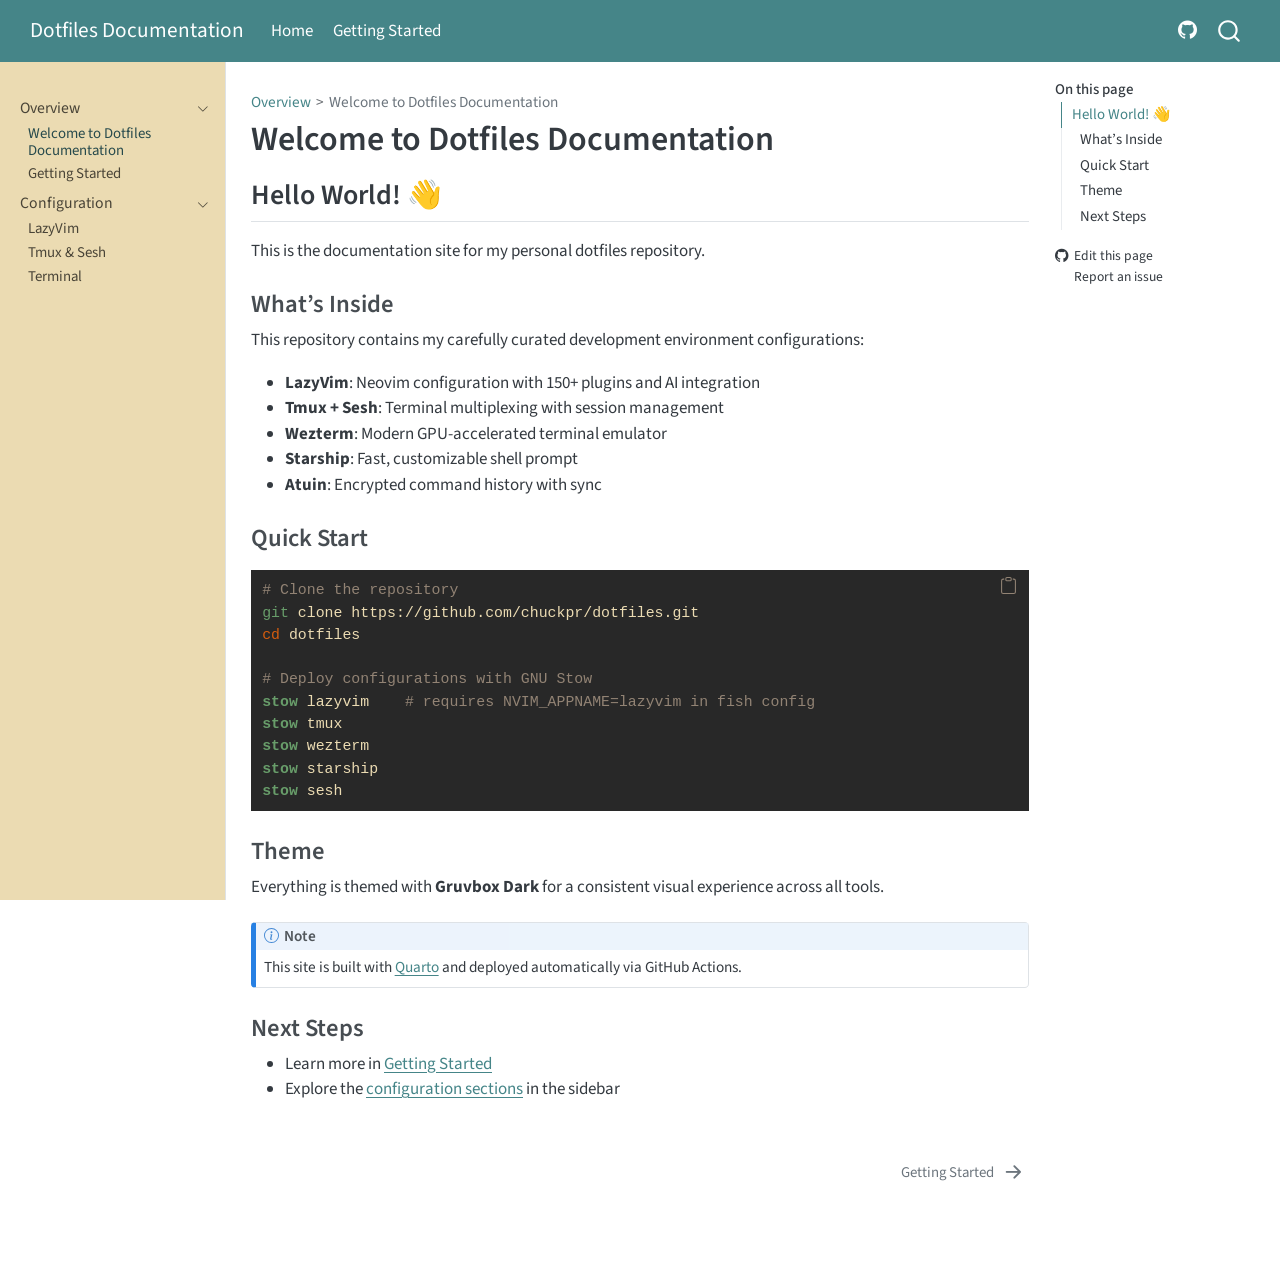
<file: index.html>
<!DOCTYPE html>
<html xmlns="http://www.w3.org/1999/xhtml" lang="en" xml:lang="en"><head>

<meta charset="utf-8">
<meta name="generator" content="quarto-1.7.31">

<meta name="viewport" content="width=device-width, initial-scale=1.0, user-scalable=yes">


<title>Welcome to Dotfiles Documentation – Dotfiles Documentation</title>
<style>
code{white-space: pre-wrap;}
span.smallcaps{font-variant: small-caps;}
div.columns{display: flex; gap: min(4vw, 1.5em);}
div.column{flex: auto; overflow-x: auto;}
div.hanging-indent{margin-left: 1.5em; text-indent: -1.5em;}
ul.task-list{list-style: none;}
ul.task-list li input[type="checkbox"] {
  width: 0.8em;
  margin: 0 0.8em 0.2em -1em; /* quarto-specific, see https://github.com/quarto-dev/quarto-cli/issues/4556 */ 
  vertical-align: middle;
}
/* CSS for syntax highlighting */
html { -webkit-text-size-adjust: 100%; }
pre > code.sourceCode { white-space: pre; position: relative; }
pre > code.sourceCode > span { display: inline-block; line-height: 1.25; }
pre > code.sourceCode > span:empty { height: 1.2em; }
.sourceCode { overflow: visible; }
code.sourceCode > span { color: inherit; text-decoration: inherit; }
div.sourceCode { margin: 1em 0; }
pre.sourceCode { margin: 0; }
@media screen {
div.sourceCode { overflow: auto; }
}
@media print {
pre > code.sourceCode { white-space: pre-wrap; }
pre > code.sourceCode > span { text-indent: -5em; padding-left: 5em; }
}
pre.numberSource code
  { counter-reset: source-line 0; }
pre.numberSource code > span
  { position: relative; left: -4em; counter-increment: source-line; }
pre.numberSource code > span > a:first-child::before
  { content: counter(source-line);
    position: relative; left: -1em; text-align: right; vertical-align: baseline;
    border: none; display: inline-block;
    -webkit-touch-callout: none; -webkit-user-select: none;
    -khtml-user-select: none; -moz-user-select: none;
    -ms-user-select: none; user-select: none;
    padding: 0 4px; width: 4em;
  }
pre.numberSource { margin-left: 3em;  padding-left: 4px; }
div.sourceCode
  {   }
@media screen {
pre > code.sourceCode > span > a:first-child::before { text-decoration: underline; }
}
</style>


<script src="site_libs/quarto-nav/quarto-nav.js"></script>
<script src="site_libs/quarto-nav/headroom.min.js"></script>
<script src="site_libs/clipboard/clipboard.min.js"></script>
<script src="site_libs/quarto-search/autocomplete.umd.js"></script>
<script src="site_libs/quarto-search/fuse.min.js"></script>
<script src="site_libs/quarto-search/quarto-search.js"></script>
<meta name="quarto:offset" content="./">
<link href="./getting-started.html" rel="next">
<script src="site_libs/quarto-html/quarto.js" type="module"></script>
<script src="site_libs/quarto-html/tabsets/tabsets.js" type="module"></script>
<script src="site_libs/quarto-html/popper.min.js"></script>
<script src="site_libs/quarto-html/tippy.umd.min.js"></script>
<script src="site_libs/quarto-html/anchor.min.js"></script>
<link href="site_libs/quarto-html/tippy.css" rel="stylesheet">
<link href="site_libs/quarto-html/quarto-syntax-highlighting-ec59717222d4d18488216d07f8bb4c3b.css" rel="stylesheet" id="quarto-text-highlighting-styles">
<script src="site_libs/bootstrap/bootstrap.min.js"></script>
<link href="site_libs/bootstrap/bootstrap-icons.css" rel="stylesheet">
<link href="site_libs/bootstrap/bootstrap-20985fdab9681d03f0a4b4f3f8302f14.min.css" rel="stylesheet" append-hash="true" id="quarto-bootstrap" data-mode="light">
<script id="quarto-search-options" type="application/json">{
  "location": "navbar",
  "copy-button": false,
  "collapse-after": 3,
  "panel-placement": "end",
  "type": "overlay",
  "limit": 50,
  "keyboard-shortcut": [
    "f",
    "/",
    "s"
  ],
  "show-item-context": false,
  "language": {
    "search-no-results-text": "No results",
    "search-matching-documents-text": "matching documents",
    "search-copy-link-title": "Copy link to search",
    "search-hide-matches-text": "Hide additional matches",
    "search-more-match-text": "more match in this document",
    "search-more-matches-text": "more matches in this document",
    "search-clear-button-title": "Clear",
    "search-text-placeholder": "",
    "search-detached-cancel-button-title": "Cancel",
    "search-submit-button-title": "Submit",
    "search-label": "Search"
  }
}</script>


<link rel="stylesheet" href="styles.css">
</head>

<body class="nav-sidebar docked nav-fixed quarto-light">

<div id="quarto-search-results"></div>
  <header id="quarto-header" class="headroom fixed-top">
    <nav class="navbar navbar-expand-lg " data-bs-theme="dark">
      <div class="navbar-container container-fluid">
      <div class="navbar-brand-container mx-auto">
    <a class="navbar-brand" href="./index.html">
    <span class="navbar-title">Dotfiles Documentation</span>
    </a>
  </div>
            <div id="quarto-search" class="" title="Search"></div>
          <button class="navbar-toggler" type="button" data-bs-toggle="collapse" data-bs-target="#navbarCollapse" aria-controls="navbarCollapse" role="menu" aria-expanded="false" aria-label="Toggle navigation" onclick="if (window.quartoToggleHeadroom) { window.quartoToggleHeadroom(); }">
  <span class="navbar-toggler-icon"></span>
</button>
          <div class="collapse navbar-collapse" id="navbarCollapse">
            <ul class="navbar-nav navbar-nav-scroll me-auto">
  <li class="nav-item">
    <a class="nav-link active" href="./index.html" aria-current="page"> 
<span class="menu-text">Home</span></a>
  </li>  
  <li class="nav-item">
    <a class="nav-link" href="./getting-started.html"> 
<span class="menu-text">Getting Started</span></a>
  </li>  
</ul>
            <ul class="navbar-nav navbar-nav-scroll ms-auto">
  <li class="nav-item compact">
    <a class="nav-link" href="https://github.com/chuckpr/dotfiles"> <i class="bi bi-github" role="img" aria-label="GitHub">
</i> 
<span class="menu-text"></span></a>
  </li>  
</ul>
          </div> <!-- /navcollapse -->
            <div class="quarto-navbar-tools">
</div>
      </div> <!-- /container-fluid -->
    </nav>
  <nav class="quarto-secondary-nav">
    <div class="container-fluid d-flex">
      <button type="button" class="quarto-btn-toggle btn" data-bs-toggle="collapse" role="button" data-bs-target=".quarto-sidebar-collapse-item" aria-controls="quarto-sidebar" aria-expanded="false" aria-label="Toggle sidebar navigation" onclick="if (window.quartoToggleHeadroom) { window.quartoToggleHeadroom(); }">
        <i class="bi bi-layout-text-sidebar-reverse"></i>
      </button>
        <nav class="quarto-page-breadcrumbs" aria-label="breadcrumb"><ol class="breadcrumb"><li class="breadcrumb-item"><a href="./index.html">Overview</a></li><li class="breadcrumb-item"><a href="./index.html">Welcome to Dotfiles Documentation</a></li></ol></nav>
        <a class="flex-grow-1" role="navigation" data-bs-toggle="collapse" data-bs-target=".quarto-sidebar-collapse-item" aria-controls="quarto-sidebar" aria-expanded="false" aria-label="Toggle sidebar navigation" onclick="if (window.quartoToggleHeadroom) { window.quartoToggleHeadroom(); }">      
        </a>
    </div>
  </nav>
</header>
<!-- content -->
<div id="quarto-content" class="quarto-container page-columns page-rows-contents page-layout-article page-navbar">
<!-- sidebar -->
  <nav id="quarto-sidebar" class="sidebar collapse collapse-horizontal quarto-sidebar-collapse-item sidebar-navigation docked overflow-auto">
    <div class="sidebar-menu-container"> 
    <ul class="list-unstyled mt-1">
        <li class="sidebar-item sidebar-item-section">
      <div class="sidebar-item-container"> 
            <a class="sidebar-item-text sidebar-link text-start" data-bs-toggle="collapse" data-bs-target="#quarto-sidebar-section-1" role="navigation" aria-expanded="true">
 <span class="menu-text">Overview</span></a>
          <a class="sidebar-item-toggle text-start" data-bs-toggle="collapse" data-bs-target="#quarto-sidebar-section-1" role="navigation" aria-expanded="true" aria-label="Toggle section">
            <i class="bi bi-chevron-right ms-2"></i>
          </a> 
      </div>
      <ul id="quarto-sidebar-section-1" class="collapse list-unstyled sidebar-section depth1 show">  
          <li class="sidebar-item">
  <div class="sidebar-item-container"> 
  <a href="./index.html" class="sidebar-item-text sidebar-link active">
 <span class="menu-text">Welcome to Dotfiles Documentation</span></a>
  </div>
</li>
          <li class="sidebar-item">
  <div class="sidebar-item-container"> 
  <a href="./getting-started.html" class="sidebar-item-text sidebar-link">
 <span class="menu-text">Getting Started</span></a>
  </div>
</li>
      </ul>
  </li>
        <li class="sidebar-item sidebar-item-section">
      <div class="sidebar-item-container"> 
            <a class="sidebar-item-text sidebar-link text-start" data-bs-toggle="collapse" data-bs-target="#quarto-sidebar-section-2" role="navigation" aria-expanded="true">
 <span class="menu-text">Configuration</span></a>
          <a class="sidebar-item-toggle text-start" data-bs-toggle="collapse" data-bs-target="#quarto-sidebar-section-2" role="navigation" aria-expanded="true" aria-label="Toggle section">
            <i class="bi bi-chevron-right ms-2"></i>
          </a> 
      </div>
      <ul id="quarto-sidebar-section-2" class="collapse list-unstyled sidebar-section depth1 show">  
          <li class="sidebar-item">
  <div class="sidebar-item-container"> 
  <a href="./lazyvim.html" class="sidebar-item-text sidebar-link">
 <span class="menu-text">LazyVim</span></a>
  </div>
</li>
          <li class="sidebar-item">
  <div class="sidebar-item-container"> 
  <a href="./tmux-sesh.html" class="sidebar-item-text sidebar-link">
 <span class="menu-text">Tmux &amp; Sesh</span></a>
  </div>
</li>
          <li class="sidebar-item">
  <div class="sidebar-item-container"> 
  <a href="./terminal.html" class="sidebar-item-text sidebar-link">
 <span class="menu-text">Terminal</span></a>
  </div>
</li>
      </ul>
  </li>
    </ul>
    </div>
</nav>
<div id="quarto-sidebar-glass" class="quarto-sidebar-collapse-item" data-bs-toggle="collapse" data-bs-target=".quarto-sidebar-collapse-item"></div>
<!-- margin-sidebar -->
    <div id="quarto-margin-sidebar" class="sidebar margin-sidebar">
        <nav id="TOC" role="doc-toc" class="toc-active">
    <h2 id="toc-title">On this page</h2>
   
  <ul>
  <li><a href="#hello-world" id="toc-hello-world" class="nav-link active" data-scroll-target="#hello-world">Hello World! 👋</a>
  <ul class="collapse">
  <li><a href="#whats-inside" id="toc-whats-inside" class="nav-link" data-scroll-target="#whats-inside">What’s Inside</a></li>
  <li><a href="#quick-start" id="toc-quick-start" class="nav-link" data-scroll-target="#quick-start">Quick Start</a></li>
  <li><a href="#theme" id="toc-theme" class="nav-link" data-scroll-target="#theme">Theme</a></li>
  <li><a href="#next-steps" id="toc-next-steps" class="nav-link" data-scroll-target="#next-steps">Next Steps</a></li>
  </ul></li>
  </ul>
<div class="toc-actions"><ul><li><a href="https://github.com/chuckpr/dotfiles/edit/main/index.qmd" class="toc-action"><i class="bi bi-github"></i>Edit this page</a></li><li><a href="https://github.com/chuckpr/dotfiles/issues/new" class="toc-action"><i class="bi empty"></i>Report an issue</a></li></ul></div></nav>
    </div>
<!-- main -->
<main class="content" id="quarto-document-content">

<header id="title-block-header" class="quarto-title-block default"><nav class="quarto-page-breadcrumbs quarto-title-breadcrumbs d-none d-lg-block" aria-label="breadcrumb"><ol class="breadcrumb"><li class="breadcrumb-item"><a href="./index.html">Overview</a></li><li class="breadcrumb-item"><a href="./index.html">Welcome to Dotfiles Documentation</a></li></ol></nav>
<div class="quarto-title">
<h1 class="title">Welcome to Dotfiles Documentation</h1>
</div>



<div class="quarto-title-meta">

    
  
    
  </div>
  


</header>


<section id="hello-world" class="level2">
<h2 class="anchored" data-anchor-id="hello-world">Hello World! 👋</h2>
<p>This is the documentation site for my personal dotfiles repository.</p>
<section id="whats-inside" class="level3">
<h3 class="anchored" data-anchor-id="whats-inside">What’s Inside</h3>
<p>This repository contains my carefully curated development environment configurations:</p>
<ul>
<li><strong>LazyVim</strong>: Neovim configuration with 150+ plugins and AI integration</li>
<li><strong>Tmux + Sesh</strong>: Terminal multiplexing with session management</li>
<li><strong>Wezterm</strong>: Modern GPU-accelerated terminal emulator</li>
<li><strong>Starship</strong>: Fast, customizable shell prompt</li>
<li><strong>Atuin</strong>: Encrypted command history with sync</li>
</ul>
</section>
<section id="quick-start" class="level3">
<h3 class="anchored" data-anchor-id="quick-start">Quick Start</h3>
<div class="sourceCode" id="cb1"><pre class="sourceCode bash code-with-copy"><code class="sourceCode bash"><span id="cb1-1"><a href="#cb1-1" aria-hidden="true" tabindex="-1"></a><span class="co"># Clone the repository</span></span>
<span id="cb1-2"><a href="#cb1-2" aria-hidden="true" tabindex="-1"></a><span class="fu">git</span> clone https://github.com/chuckpr/dotfiles.git</span>
<span id="cb1-3"><a href="#cb1-3" aria-hidden="true" tabindex="-1"></a><span class="bu">cd</span> dotfiles</span>
<span id="cb1-4"><a href="#cb1-4" aria-hidden="true" tabindex="-1"></a></span>
<span id="cb1-5"><a href="#cb1-5" aria-hidden="true" tabindex="-1"></a><span class="co"># Deploy configurations with GNU Stow</span></span>
<span id="cb1-6"><a href="#cb1-6" aria-hidden="true" tabindex="-1"></a><span class="ex">stow</span> lazyvim    <span class="co"># requires NVIM_APPNAME=lazyvim in fish config</span></span>
<span id="cb1-7"><a href="#cb1-7" aria-hidden="true" tabindex="-1"></a><span class="ex">stow</span> tmux</span>
<span id="cb1-8"><a href="#cb1-8" aria-hidden="true" tabindex="-1"></a><span class="ex">stow</span> wezterm</span>
<span id="cb1-9"><a href="#cb1-9" aria-hidden="true" tabindex="-1"></a><span class="ex">stow</span> starship</span>
<span id="cb1-10"><a href="#cb1-10" aria-hidden="true" tabindex="-1"></a><span class="ex">stow</span> sesh</span></code><button title="Copy to Clipboard" class="code-copy-button"><i class="bi"></i></button></pre></div>
</section>
<section id="theme" class="level3">
<h3 class="anchored" data-anchor-id="theme">Theme</h3>
<p>Everything is themed with <strong>Gruvbox Dark</strong> for a consistent visual experience across all tools.</p>
<div class="callout callout-style-default callout-note callout-titled">
<div class="callout-header d-flex align-content-center">
<div class="callout-icon-container">
<i class="callout-icon"></i>
</div>
<div class="callout-title-container flex-fill">
Note
</div>
</div>
<div class="callout-body-container callout-body">
<p>This site is built with <a href="https://quarto.org">Quarto</a> and deployed automatically via GitHub Actions.</p>
</div>
</div>
</section>
<section id="next-steps" class="level3">
<h3 class="anchored" data-anchor-id="next-steps">Next Steps</h3>
<ul>
<li>Learn more in <a href="./getting-started.html">Getting Started</a></li>
<li>Explore the <a href="#configuration">configuration sections</a> in the sidebar</li>
</ul>


</section>
</section>

</main> <!-- /main -->
<script id="quarto-html-after-body" type="application/javascript">
  window.document.addEventListener("DOMContentLoaded", function (event) {
    const icon = "";
    const anchorJS = new window.AnchorJS();
    anchorJS.options = {
      placement: 'right',
      icon: icon
    };
    anchorJS.add('.anchored');
    const isCodeAnnotation = (el) => {
      for (const clz of el.classList) {
        if (clz.startsWith('code-annotation-')) {                     
          return true;
        }
      }
      return false;
    }
    const onCopySuccess = function(e) {
      // button target
      const button = e.trigger;
      // don't keep focus
      button.blur();
      // flash "checked"
      button.classList.add('code-copy-button-checked');
      var currentTitle = button.getAttribute("title");
      button.setAttribute("title", "Copied!");
      let tooltip;
      if (window.bootstrap) {
        button.setAttribute("data-bs-toggle", "tooltip");
        button.setAttribute("data-bs-placement", "left");
        button.setAttribute("data-bs-title", "Copied!");
        tooltip = new bootstrap.Tooltip(button, 
          { trigger: "manual", 
            customClass: "code-copy-button-tooltip",
            offset: [0, -8]});
        tooltip.show();    
      }
      setTimeout(function() {
        if (tooltip) {
          tooltip.hide();
          button.removeAttribute("data-bs-title");
          button.removeAttribute("data-bs-toggle");
          button.removeAttribute("data-bs-placement");
        }
        button.setAttribute("title", currentTitle);
        button.classList.remove('code-copy-button-checked');
      }, 1000);
      // clear code selection
      e.clearSelection();
    }
    const getTextToCopy = function(trigger) {
        const codeEl = trigger.previousElementSibling.cloneNode(true);
        for (const childEl of codeEl.children) {
          if (isCodeAnnotation(childEl)) {
            childEl.remove();
          }
        }
        return codeEl.innerText;
    }
    const clipboard = new window.ClipboardJS('.code-copy-button:not([data-in-quarto-modal])', {
      text: getTextToCopy
    });
    clipboard.on('success', onCopySuccess);
    if (window.document.getElementById('quarto-embedded-source-code-modal')) {
      const clipboardModal = new window.ClipboardJS('.code-copy-button[data-in-quarto-modal]', {
        text: getTextToCopy,
        container: window.document.getElementById('quarto-embedded-source-code-modal')
      });
      clipboardModal.on('success', onCopySuccess);
    }
      var localhostRegex = new RegExp(/^(?:http|https):\/\/localhost\:?[0-9]*\//);
      var mailtoRegex = new RegExp(/^mailto:/);
        var filterRegex = new RegExp("https:\/\/chuckpr\.github\.io\/dotfiles");
      var isInternal = (href) => {
          return filterRegex.test(href) || localhostRegex.test(href) || mailtoRegex.test(href);
      }
      // Inspect non-navigation links and adorn them if external
     var links = window.document.querySelectorAll('a[href]:not(.nav-link):not(.navbar-brand):not(.toc-action):not(.sidebar-link):not(.sidebar-item-toggle):not(.pagination-link):not(.no-external):not([aria-hidden]):not(.dropdown-item):not(.quarto-navigation-tool):not(.about-link)');
      for (var i=0; i<links.length; i++) {
        const link = links[i];
        if (!isInternal(link.href)) {
          // undo the damage that might have been done by quarto-nav.js in the case of
          // links that we want to consider external
          if (link.dataset.originalHref !== undefined) {
            link.href = link.dataset.originalHref;
          }
        }
      }
    function tippyHover(el, contentFn, onTriggerFn, onUntriggerFn) {
      const config = {
        allowHTML: true,
        maxWidth: 500,
        delay: 100,
        arrow: false,
        appendTo: function(el) {
            return el.parentElement;
        },
        interactive: true,
        interactiveBorder: 10,
        theme: 'quarto',
        placement: 'bottom-start',
      };
      if (contentFn) {
        config.content = contentFn;
      }
      if (onTriggerFn) {
        config.onTrigger = onTriggerFn;
      }
      if (onUntriggerFn) {
        config.onUntrigger = onUntriggerFn;
      }
      window.tippy(el, config); 
    }
    const noterefs = window.document.querySelectorAll('a[role="doc-noteref"]');
    for (var i=0; i<noterefs.length; i++) {
      const ref = noterefs[i];
      tippyHover(ref, function() {
        // use id or data attribute instead here
        let href = ref.getAttribute('data-footnote-href') || ref.getAttribute('href');
        try { href = new URL(href).hash; } catch {}
        const id = href.replace(/^#\/?/, "");
        const note = window.document.getElementById(id);
        if (note) {
          return note.innerHTML;
        } else {
          return "";
        }
      });
    }
    const xrefs = window.document.querySelectorAll('a.quarto-xref');
    const processXRef = (id, note) => {
      // Strip column container classes
      const stripColumnClz = (el) => {
        el.classList.remove("page-full", "page-columns");
        if (el.children) {
          for (const child of el.children) {
            stripColumnClz(child);
          }
        }
      }
      stripColumnClz(note)
      if (id === null || id.startsWith('sec-')) {
        // Special case sections, only their first couple elements
        const container = document.createElement("div");
        if (note.children && note.children.length > 2) {
          container.appendChild(note.children[0].cloneNode(true));
          for (let i = 1; i < note.children.length; i++) {
            const child = note.children[i];
            if (child.tagName === "P" && child.innerText === "") {
              continue;
            } else {
              container.appendChild(child.cloneNode(true));
              break;
            }
          }
          if (window.Quarto?.typesetMath) {
            window.Quarto.typesetMath(container);
          }
          return container.innerHTML
        } else {
          if (window.Quarto?.typesetMath) {
            window.Quarto.typesetMath(note);
          }
          return note.innerHTML;
        }
      } else {
        // Remove any anchor links if they are present
        const anchorLink = note.querySelector('a.anchorjs-link');
        if (anchorLink) {
          anchorLink.remove();
        }
        if (window.Quarto?.typesetMath) {
          window.Quarto.typesetMath(note);
        }
        if (note.classList.contains("callout")) {
          return note.outerHTML;
        } else {
          return note.innerHTML;
        }
      }
    }
    for (var i=0; i<xrefs.length; i++) {
      const xref = xrefs[i];
      tippyHover(xref, undefined, function(instance) {
        instance.disable();
        let url = xref.getAttribute('href');
        let hash = undefined; 
        if (url.startsWith('#')) {
          hash = url;
        } else {
          try { hash = new URL(url).hash; } catch {}
        }
        if (hash) {
          const id = hash.replace(/^#\/?/, "");
          const note = window.document.getElementById(id);
          if (note !== null) {
            try {
              const html = processXRef(id, note.cloneNode(true));
              instance.setContent(html);
            } finally {
              instance.enable();
              instance.show();
            }
          } else {
            // See if we can fetch this
            fetch(url.split('#')[0])
            .then(res => res.text())
            .then(html => {
              const parser = new DOMParser();
              const htmlDoc = parser.parseFromString(html, "text/html");
              const note = htmlDoc.getElementById(id);
              if (note !== null) {
                const html = processXRef(id, note);
                instance.setContent(html);
              } 
            }).finally(() => {
              instance.enable();
              instance.show();
            });
          }
        } else {
          // See if we can fetch a full url (with no hash to target)
          // This is a special case and we should probably do some content thinning / targeting
          fetch(url)
          .then(res => res.text())
          .then(html => {
            const parser = new DOMParser();
            const htmlDoc = parser.parseFromString(html, "text/html");
            const note = htmlDoc.querySelector('main.content');
            if (note !== null) {
              // This should only happen for chapter cross references
              // (since there is no id in the URL)
              // remove the first header
              if (note.children.length > 0 && note.children[0].tagName === "HEADER") {
                note.children[0].remove();
              }
              const html = processXRef(null, note);
              instance.setContent(html);
            } 
          }).finally(() => {
            instance.enable();
            instance.show();
          });
        }
      }, function(instance) {
      });
    }
        let selectedAnnoteEl;
        const selectorForAnnotation = ( cell, annotation) => {
          let cellAttr = 'data-code-cell="' + cell + '"';
          let lineAttr = 'data-code-annotation="' +  annotation + '"';
          const selector = 'span[' + cellAttr + '][' + lineAttr + ']';
          return selector;
        }
        const selectCodeLines = (annoteEl) => {
          const doc = window.document;
          const targetCell = annoteEl.getAttribute("data-target-cell");
          const targetAnnotation = annoteEl.getAttribute("data-target-annotation");
          const annoteSpan = window.document.querySelector(selectorForAnnotation(targetCell, targetAnnotation));
          const lines = annoteSpan.getAttribute("data-code-lines").split(",");
          const lineIds = lines.map((line) => {
            return targetCell + "-" + line;
          })
          let top = null;
          let height = null;
          let parent = null;
          if (lineIds.length > 0) {
              //compute the position of the single el (top and bottom and make a div)
              const el = window.document.getElementById(lineIds[0]);
              top = el.offsetTop;
              height = el.offsetHeight;
              parent = el.parentElement.parentElement;
            if (lineIds.length > 1) {
              const lastEl = window.document.getElementById(lineIds[lineIds.length - 1]);
              const bottom = lastEl.offsetTop + lastEl.offsetHeight;
              height = bottom - top;
            }
            if (top !== null && height !== null && parent !== null) {
              // cook up a div (if necessary) and position it 
              let div = window.document.getElementById("code-annotation-line-highlight");
              if (div === null) {
                div = window.document.createElement("div");
                div.setAttribute("id", "code-annotation-line-highlight");
                div.style.position = 'absolute';
                parent.appendChild(div);
              }
              div.style.top = top - 2 + "px";
              div.style.height = height + 4 + "px";
              div.style.left = 0;
              let gutterDiv = window.document.getElementById("code-annotation-line-highlight-gutter");
              if (gutterDiv === null) {
                gutterDiv = window.document.createElement("div");
                gutterDiv.setAttribute("id", "code-annotation-line-highlight-gutter");
                gutterDiv.style.position = 'absolute';
                const codeCell = window.document.getElementById(targetCell);
                const gutter = codeCell.querySelector('.code-annotation-gutter');
                gutter.appendChild(gutterDiv);
              }
              gutterDiv.style.top = top - 2 + "px";
              gutterDiv.style.height = height + 4 + "px";
            }
            selectedAnnoteEl = annoteEl;
          }
        };
        const unselectCodeLines = () => {
          const elementsIds = ["code-annotation-line-highlight", "code-annotation-line-highlight-gutter"];
          elementsIds.forEach((elId) => {
            const div = window.document.getElementById(elId);
            if (div) {
              div.remove();
            }
          });
          selectedAnnoteEl = undefined;
        };
          // Handle positioning of the toggle
      window.addEventListener(
        "resize",
        throttle(() => {
          elRect = undefined;
          if (selectedAnnoteEl) {
            selectCodeLines(selectedAnnoteEl);
          }
        }, 10)
      );
      function throttle(fn, ms) {
      let throttle = false;
      let timer;
        return (...args) => {
          if(!throttle) { // first call gets through
              fn.apply(this, args);
              throttle = true;
          } else { // all the others get throttled
              if(timer) clearTimeout(timer); // cancel #2
              timer = setTimeout(() => {
                fn.apply(this, args);
                timer = throttle = false;
              }, ms);
          }
        };
      }
        // Attach click handler to the DT
        const annoteDls = window.document.querySelectorAll('dt[data-target-cell]');
        for (const annoteDlNode of annoteDls) {
          annoteDlNode.addEventListener('click', (event) => {
            const clickedEl = event.target;
            if (clickedEl !== selectedAnnoteEl) {
              unselectCodeLines();
              const activeEl = window.document.querySelector('dt[data-target-cell].code-annotation-active');
              if (activeEl) {
                activeEl.classList.remove('code-annotation-active');
              }
              selectCodeLines(clickedEl);
              clickedEl.classList.add('code-annotation-active');
            } else {
              // Unselect the line
              unselectCodeLines();
              clickedEl.classList.remove('code-annotation-active');
            }
          });
        }
    const findCites = (el) => {
      const parentEl = el.parentElement;
      if (parentEl) {
        const cites = parentEl.dataset.cites;
        if (cites) {
          return {
            el,
            cites: cites.split(' ')
          };
        } else {
          return findCites(el.parentElement)
        }
      } else {
        return undefined;
      }
    };
    var bibliorefs = window.document.querySelectorAll('a[role="doc-biblioref"]');
    for (var i=0; i<bibliorefs.length; i++) {
      const ref = bibliorefs[i];
      const citeInfo = findCites(ref);
      if (citeInfo) {
        tippyHover(citeInfo.el, function() {
          var popup = window.document.createElement('div');
          citeInfo.cites.forEach(function(cite) {
            var citeDiv = window.document.createElement('div');
            citeDiv.classList.add('hanging-indent');
            citeDiv.classList.add('csl-entry');
            var biblioDiv = window.document.getElementById('ref-' + cite);
            if (biblioDiv) {
              citeDiv.innerHTML = biblioDiv.innerHTML;
            }
            popup.appendChild(citeDiv);
          });
          return popup.innerHTML;
        });
      }
    }
  });
  </script>
<nav class="page-navigation">
  <div class="nav-page nav-page-previous">
  </div>
  <div class="nav-page nav-page-next">
      <a href="./getting-started.html" class="pagination-link" aria-label="Getting Started">
        <span class="nav-page-text">Getting Started</span> <i class="bi bi-arrow-right-short"></i>
      </a>
  </div>
</nav>
</div> <!-- /content -->




<footer class="footer"><div class="nav-footer"><div class="nav-footer-center"><div class="toc-actions d-sm-block d-md-none"><ul><li><a href="https://github.com/chuckpr/dotfiles/edit/main/index.qmd" class="toc-action"><i class="bi bi-github"></i>Edit this page</a></li><li><a href="https://github.com/chuckpr/dotfiles/issues/new" class="toc-action"><i class="bi empty"></i>Report an issue</a></li></ul></div></div></div></footer></body></html>
</file>
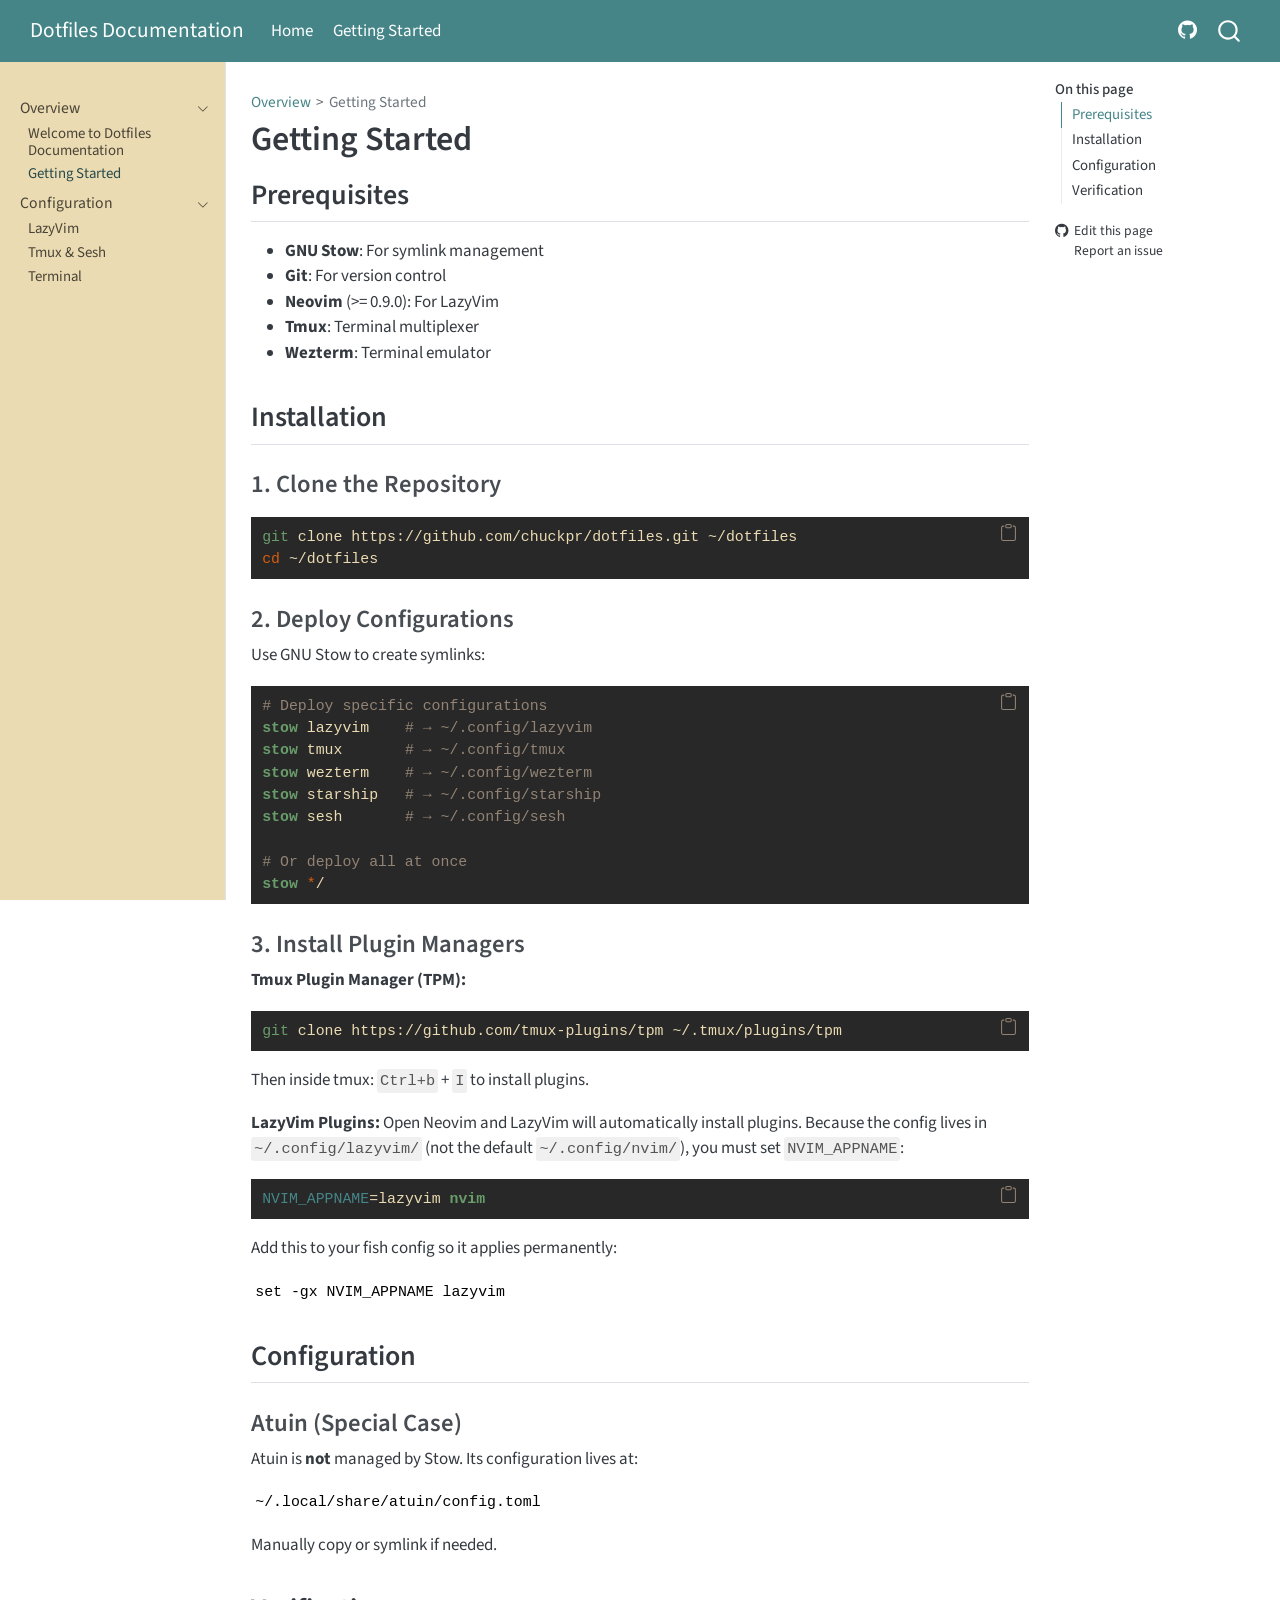
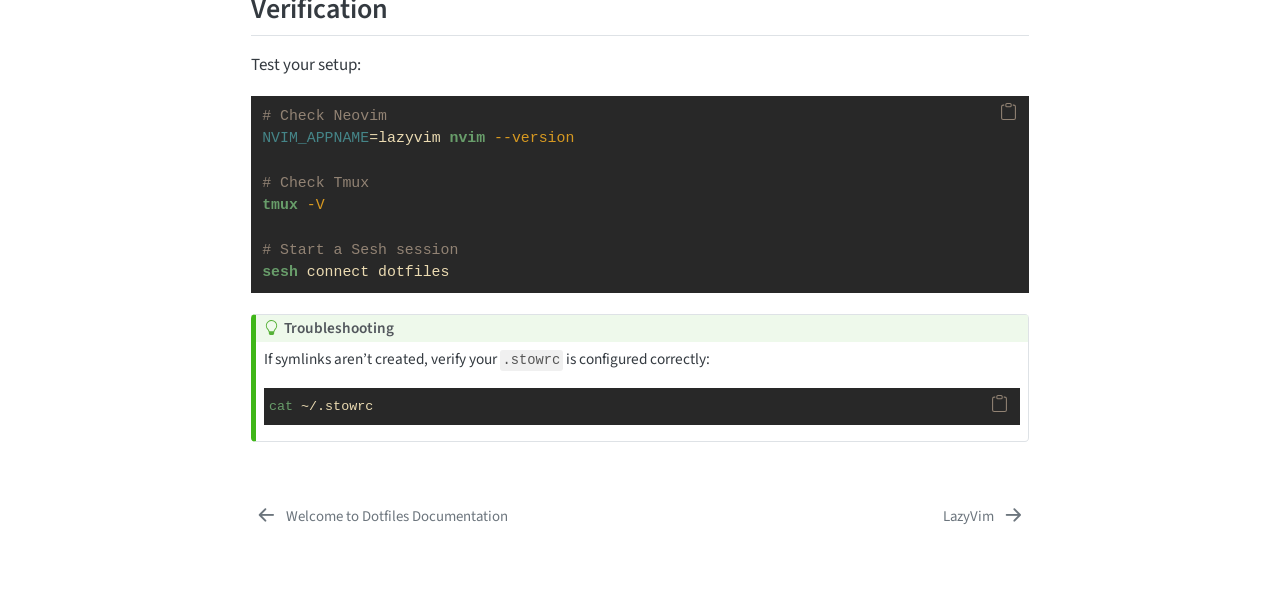
<file: getting-started.html>
<!DOCTYPE html>
<html xmlns="http://www.w3.org/1999/xhtml" lang="en" xml:lang="en"><head>

<meta charset="utf-8">
<meta name="generator" content="quarto-1.7.31">

<meta name="viewport" content="width=device-width, initial-scale=1.0, user-scalable=yes">


<title>Getting Started – Dotfiles Documentation</title>
<style>
code{white-space: pre-wrap;}
span.smallcaps{font-variant: small-caps;}
div.columns{display: flex; gap: min(4vw, 1.5em);}
div.column{flex: auto; overflow-x: auto;}
div.hanging-indent{margin-left: 1.5em; text-indent: -1.5em;}
ul.task-list{list-style: none;}
ul.task-list li input[type="checkbox"] {
  width: 0.8em;
  margin: 0 0.8em 0.2em -1em; /* quarto-specific, see https://github.com/quarto-dev/quarto-cli/issues/4556 */ 
  vertical-align: middle;
}
/* CSS for syntax highlighting */
html { -webkit-text-size-adjust: 100%; }
pre > code.sourceCode { white-space: pre; position: relative; }
pre > code.sourceCode > span { display: inline-block; line-height: 1.25; }
pre > code.sourceCode > span:empty { height: 1.2em; }
.sourceCode { overflow: visible; }
code.sourceCode > span { color: inherit; text-decoration: inherit; }
div.sourceCode { margin: 1em 0; }
pre.sourceCode { margin: 0; }
@media screen {
div.sourceCode { overflow: auto; }
}
@media print {
pre > code.sourceCode { white-space: pre-wrap; }
pre > code.sourceCode > span { text-indent: -5em; padding-left: 5em; }
}
pre.numberSource code
  { counter-reset: source-line 0; }
pre.numberSource code > span
  { position: relative; left: -4em; counter-increment: source-line; }
pre.numberSource code > span > a:first-child::before
  { content: counter(source-line);
    position: relative; left: -1em; text-align: right; vertical-align: baseline;
    border: none; display: inline-block;
    -webkit-touch-callout: none; -webkit-user-select: none;
    -khtml-user-select: none; -moz-user-select: none;
    -ms-user-select: none; user-select: none;
    padding: 0 4px; width: 4em;
  }
pre.numberSource { margin-left: 3em;  padding-left: 4px; }
div.sourceCode
  {   }
@media screen {
pre > code.sourceCode > span > a:first-child::before { text-decoration: underline; }
}
</style>


<script src="site_libs/quarto-nav/quarto-nav.js"></script>
<script src="site_libs/quarto-nav/headroom.min.js"></script>
<script src="site_libs/clipboard/clipboard.min.js"></script>
<script src="site_libs/quarto-search/autocomplete.umd.js"></script>
<script src="site_libs/quarto-search/fuse.min.js"></script>
<script src="site_libs/quarto-search/quarto-search.js"></script>
<meta name="quarto:offset" content="./">
<link href="./lazyvim.html" rel="next">
<link href="./index.html" rel="prev">
<script src="site_libs/quarto-html/quarto.js" type="module"></script>
<script src="site_libs/quarto-html/tabsets/tabsets.js" type="module"></script>
<script src="site_libs/quarto-html/popper.min.js"></script>
<script src="site_libs/quarto-html/tippy.umd.min.js"></script>
<script src="site_libs/quarto-html/anchor.min.js"></script>
<link href="site_libs/quarto-html/tippy.css" rel="stylesheet">
<link href="site_libs/quarto-html/quarto-syntax-highlighting-ec59717222d4d18488216d07f8bb4c3b.css" rel="stylesheet" id="quarto-text-highlighting-styles">
<script src="site_libs/bootstrap/bootstrap.min.js"></script>
<link href="site_libs/bootstrap/bootstrap-icons.css" rel="stylesheet">
<link href="site_libs/bootstrap/bootstrap-20985fdab9681d03f0a4b4f3f8302f14.min.css" rel="stylesheet" append-hash="true" id="quarto-bootstrap" data-mode="light">
<script id="quarto-search-options" type="application/json">{
  "location": "navbar",
  "copy-button": false,
  "collapse-after": 3,
  "panel-placement": "end",
  "type": "overlay",
  "limit": 50,
  "keyboard-shortcut": [
    "f",
    "/",
    "s"
  ],
  "show-item-context": false,
  "language": {
    "search-no-results-text": "No results",
    "search-matching-documents-text": "matching documents",
    "search-copy-link-title": "Copy link to search",
    "search-hide-matches-text": "Hide additional matches",
    "search-more-match-text": "more match in this document",
    "search-more-matches-text": "more matches in this document",
    "search-clear-button-title": "Clear",
    "search-text-placeholder": "",
    "search-detached-cancel-button-title": "Cancel",
    "search-submit-button-title": "Submit",
    "search-label": "Search"
  }
}</script>


<link rel="stylesheet" href="styles.css">
</head>

<body class="nav-sidebar docked nav-fixed quarto-light">

<div id="quarto-search-results"></div>
  <header id="quarto-header" class="headroom fixed-top">
    <nav class="navbar navbar-expand-lg " data-bs-theme="dark">
      <div class="navbar-container container-fluid">
      <div class="navbar-brand-container mx-auto">
    <a class="navbar-brand" href="./index.html">
    <span class="navbar-title">Dotfiles Documentation</span>
    </a>
  </div>
            <div id="quarto-search" class="" title="Search"></div>
          <button class="navbar-toggler" type="button" data-bs-toggle="collapse" data-bs-target="#navbarCollapse" aria-controls="navbarCollapse" role="menu" aria-expanded="false" aria-label="Toggle navigation" onclick="if (window.quartoToggleHeadroom) { window.quartoToggleHeadroom(); }">
  <span class="navbar-toggler-icon"></span>
</button>
          <div class="collapse navbar-collapse" id="navbarCollapse">
            <ul class="navbar-nav navbar-nav-scroll me-auto">
  <li class="nav-item">
    <a class="nav-link active" href="./index.html" aria-current="page"> 
<span class="menu-text">Home</span></a>
  </li>  
  <li class="nav-item">
    <a class="nav-link" href="./getting-started.html"> 
<span class="menu-text">Getting Started</span></a>
  </li>  
</ul>
            <ul class="navbar-nav navbar-nav-scroll ms-auto">
  <li class="nav-item compact">
    <a class="nav-link" href="https://github.com/chuckpr/dotfiles"> <i class="bi bi-github" role="img" aria-label="GitHub">
</i> 
<span class="menu-text"></span></a>
  </li>  
</ul>
          </div> <!-- /navcollapse -->
            <div class="quarto-navbar-tools">
</div>
      </div> <!-- /container-fluid -->
    </nav>
  <nav class="quarto-secondary-nav">
    <div class="container-fluid d-flex">
      <button type="button" class="quarto-btn-toggle btn" data-bs-toggle="collapse" role="button" data-bs-target=".quarto-sidebar-collapse-item" aria-controls="quarto-sidebar" aria-expanded="false" aria-label="Toggle sidebar navigation" onclick="if (window.quartoToggleHeadroom) { window.quartoToggleHeadroom(); }">
        <i class="bi bi-layout-text-sidebar-reverse"></i>
      </button>
        <nav class="quarto-page-breadcrumbs" aria-label="breadcrumb"><ol class="breadcrumb"><li class="breadcrumb-item"><a href="./index.html">Overview</a></li><li class="breadcrumb-item"><a href="./getting-started.html">Getting Started</a></li></ol></nav>
        <a class="flex-grow-1" role="navigation" data-bs-toggle="collapse" data-bs-target=".quarto-sidebar-collapse-item" aria-controls="quarto-sidebar" aria-expanded="false" aria-label="Toggle sidebar navigation" onclick="if (window.quartoToggleHeadroom) { window.quartoToggleHeadroom(); }">      
        </a>
    </div>
  </nav>
</header>
<!-- content -->
<div id="quarto-content" class="quarto-container page-columns page-rows-contents page-layout-article page-navbar">
<!-- sidebar -->
  <nav id="quarto-sidebar" class="sidebar collapse collapse-horizontal quarto-sidebar-collapse-item sidebar-navigation docked overflow-auto">
    <div class="sidebar-menu-container"> 
    <ul class="list-unstyled mt-1">
        <li class="sidebar-item sidebar-item-section">
      <div class="sidebar-item-container"> 
            <a class="sidebar-item-text sidebar-link text-start" data-bs-toggle="collapse" data-bs-target="#quarto-sidebar-section-1" role="navigation" aria-expanded="true">
 <span class="menu-text">Overview</span></a>
          <a class="sidebar-item-toggle text-start" data-bs-toggle="collapse" data-bs-target="#quarto-sidebar-section-1" role="navigation" aria-expanded="true" aria-label="Toggle section">
            <i class="bi bi-chevron-right ms-2"></i>
          </a> 
      </div>
      <ul id="quarto-sidebar-section-1" class="collapse list-unstyled sidebar-section depth1 show">  
          <li class="sidebar-item">
  <div class="sidebar-item-container"> 
  <a href="./index.html" class="sidebar-item-text sidebar-link">
 <span class="menu-text">Welcome to Dotfiles Documentation</span></a>
  </div>
</li>
          <li class="sidebar-item">
  <div class="sidebar-item-container"> 
  <a href="./getting-started.html" class="sidebar-item-text sidebar-link active">
 <span class="menu-text">Getting Started</span></a>
  </div>
</li>
      </ul>
  </li>
        <li class="sidebar-item sidebar-item-section">
      <div class="sidebar-item-container"> 
            <a class="sidebar-item-text sidebar-link text-start" data-bs-toggle="collapse" data-bs-target="#quarto-sidebar-section-2" role="navigation" aria-expanded="true">
 <span class="menu-text">Configuration</span></a>
          <a class="sidebar-item-toggle text-start" data-bs-toggle="collapse" data-bs-target="#quarto-sidebar-section-2" role="navigation" aria-expanded="true" aria-label="Toggle section">
            <i class="bi bi-chevron-right ms-2"></i>
          </a> 
      </div>
      <ul id="quarto-sidebar-section-2" class="collapse list-unstyled sidebar-section depth1 show">  
          <li class="sidebar-item">
  <div class="sidebar-item-container"> 
  <a href="./lazyvim.html" class="sidebar-item-text sidebar-link">
 <span class="menu-text">LazyVim</span></a>
  </div>
</li>
          <li class="sidebar-item">
  <div class="sidebar-item-container"> 
  <a href="./tmux-sesh.html" class="sidebar-item-text sidebar-link">
 <span class="menu-text">Tmux &amp; Sesh</span></a>
  </div>
</li>
          <li class="sidebar-item">
  <div class="sidebar-item-container"> 
  <a href="./terminal.html" class="sidebar-item-text sidebar-link">
 <span class="menu-text">Terminal</span></a>
  </div>
</li>
      </ul>
  </li>
    </ul>
    </div>
</nav>
<div id="quarto-sidebar-glass" class="quarto-sidebar-collapse-item" data-bs-toggle="collapse" data-bs-target=".quarto-sidebar-collapse-item"></div>
<!-- margin-sidebar -->
    <div id="quarto-margin-sidebar" class="sidebar margin-sidebar">
        <nav id="TOC" role="doc-toc" class="toc-active">
    <h2 id="toc-title">On this page</h2>
   
  <ul>
  <li><a href="#prerequisites" id="toc-prerequisites" class="nav-link active" data-scroll-target="#prerequisites">Prerequisites</a></li>
  <li><a href="#installation" id="toc-installation" class="nav-link" data-scroll-target="#installation">Installation</a>
  <ul class="collapse">
  <li><a href="#clone-the-repository" id="toc-clone-the-repository" class="nav-link" data-scroll-target="#clone-the-repository">1. Clone the Repository</a></li>
  <li><a href="#deploy-configurations" id="toc-deploy-configurations" class="nav-link" data-scroll-target="#deploy-configurations">2. Deploy Configurations</a></li>
  <li><a href="#install-plugin-managers" id="toc-install-plugin-managers" class="nav-link" data-scroll-target="#install-plugin-managers">3. Install Plugin Managers</a></li>
  </ul></li>
  <li><a href="#configuration" id="toc-configuration" class="nav-link" data-scroll-target="#configuration">Configuration</a>
  <ul class="collapse">
  <li><a href="#atuin-special-case" id="toc-atuin-special-case" class="nav-link" data-scroll-target="#atuin-special-case">Atuin (Special Case)</a></li>
  </ul></li>
  <li><a href="#verification" id="toc-verification" class="nav-link" data-scroll-target="#verification">Verification</a></li>
  </ul>
<div class="toc-actions"><ul><li><a href="https://github.com/chuckpr/dotfiles/edit/main/getting-started.qmd" class="toc-action"><i class="bi bi-github"></i>Edit this page</a></li><li><a href="https://github.com/chuckpr/dotfiles/issues/new" class="toc-action"><i class="bi empty"></i>Report an issue</a></li></ul></div></nav>
    </div>
<!-- main -->
<main class="content" id="quarto-document-content">

<header id="title-block-header" class="quarto-title-block default"><nav class="quarto-page-breadcrumbs quarto-title-breadcrumbs d-none d-lg-block" aria-label="breadcrumb"><ol class="breadcrumb"><li class="breadcrumb-item"><a href="./index.html">Overview</a></li><li class="breadcrumb-item"><a href="./getting-started.html">Getting Started</a></li></ol></nav>
<div class="quarto-title">
<h1 class="title">Getting Started</h1>
</div>



<div class="quarto-title-meta">

    
  
    
  </div>
  


</header>


<section id="prerequisites" class="level2">
<h2 class="anchored" data-anchor-id="prerequisites">Prerequisites</h2>
<ul>
<li><strong>GNU Stow</strong>: For symlink management</li>
<li><strong>Git</strong>: For version control</li>
<li><strong>Neovim</strong> (&gt;= 0.9.0): For LazyVim</li>
<li><strong>Tmux</strong>: Terminal multiplexer</li>
<li><strong>Wezterm</strong>: Terminal emulator</li>
</ul>
</section>
<section id="installation" class="level2">
<h2 class="anchored" data-anchor-id="installation">Installation</h2>
<section id="clone-the-repository" class="level3">
<h3 class="anchored" data-anchor-id="clone-the-repository">1. Clone the Repository</h3>
<div class="sourceCode" id="cb1"><pre class="sourceCode bash code-with-copy"><code class="sourceCode bash"><span id="cb1-1"><a href="#cb1-1" aria-hidden="true" tabindex="-1"></a><span class="fu">git</span> clone https://github.com/chuckpr/dotfiles.git ~/dotfiles</span>
<span id="cb1-2"><a href="#cb1-2" aria-hidden="true" tabindex="-1"></a><span class="bu">cd</span> ~/dotfiles</span></code><button title="Copy to Clipboard" class="code-copy-button"><i class="bi"></i></button></pre></div>
</section>
<section id="deploy-configurations" class="level3">
<h3 class="anchored" data-anchor-id="deploy-configurations">2. Deploy Configurations</h3>
<p>Use GNU Stow to create symlinks:</p>
<div class="sourceCode" id="cb2"><pre class="sourceCode bash code-with-copy"><code class="sourceCode bash"><span id="cb2-1"><a href="#cb2-1" aria-hidden="true" tabindex="-1"></a><span class="co"># Deploy specific configurations</span></span>
<span id="cb2-2"><a href="#cb2-2" aria-hidden="true" tabindex="-1"></a><span class="ex">stow</span> lazyvim    <span class="co"># → ~/.config/lazyvim</span></span>
<span id="cb2-3"><a href="#cb2-3" aria-hidden="true" tabindex="-1"></a><span class="ex">stow</span> tmux       <span class="co"># → ~/.config/tmux</span></span>
<span id="cb2-4"><a href="#cb2-4" aria-hidden="true" tabindex="-1"></a><span class="ex">stow</span> wezterm    <span class="co"># → ~/.config/wezterm</span></span>
<span id="cb2-5"><a href="#cb2-5" aria-hidden="true" tabindex="-1"></a><span class="ex">stow</span> starship   <span class="co"># → ~/.config/starship</span></span>
<span id="cb2-6"><a href="#cb2-6" aria-hidden="true" tabindex="-1"></a><span class="ex">stow</span> sesh       <span class="co"># → ~/.config/sesh</span></span>
<span id="cb2-7"><a href="#cb2-7" aria-hidden="true" tabindex="-1"></a></span>
<span id="cb2-8"><a href="#cb2-8" aria-hidden="true" tabindex="-1"></a><span class="co"># Or deploy all at once</span></span>
<span id="cb2-9"><a href="#cb2-9" aria-hidden="true" tabindex="-1"></a><span class="ex">stow</span> <span class="pp">*</span>/</span></code><button title="Copy to Clipboard" class="code-copy-button"><i class="bi"></i></button></pre></div>
</section>
<section id="install-plugin-managers" class="level3">
<h3 class="anchored" data-anchor-id="install-plugin-managers">3. Install Plugin Managers</h3>
<p><strong>Tmux Plugin Manager (TPM):</strong></p>
<div class="sourceCode" id="cb3"><pre class="sourceCode bash code-with-copy"><code class="sourceCode bash"><span id="cb3-1"><a href="#cb3-1" aria-hidden="true" tabindex="-1"></a><span class="fu">git</span> clone https://github.com/tmux-plugins/tpm ~/.tmux/plugins/tpm</span></code><button title="Copy to Clipboard" class="code-copy-button"><i class="bi"></i></button></pre></div>
<p>Then inside tmux: <code>Ctrl+b</code> + <code>I</code> to install plugins.</p>
<p><strong>LazyVim Plugins:</strong> Open Neovim and LazyVim will automatically install plugins. Because the config lives in <code>~/.config/lazyvim/</code> (not the default <code>~/.config/nvim/</code>), you must set <code>NVIM_APPNAME</code>:</p>
<div class="sourceCode" id="cb4"><pre class="sourceCode bash code-with-copy"><code class="sourceCode bash"><span id="cb4-1"><a href="#cb4-1" aria-hidden="true" tabindex="-1"></a><span class="va">NVIM_APPNAME</span><span class="op">=</span>lazyvim <span class="ex">nvim</span></span></code><button title="Copy to Clipboard" class="code-copy-button"><i class="bi"></i></button></pre></div>
<p>Add this to your fish config so it applies permanently:</p>
<pre class="fish"><code>set -gx NVIM_APPNAME lazyvim</code></pre>
</section>
</section>
<section id="configuration" class="level2">
<h2 class="anchored" data-anchor-id="configuration">Configuration</h2>
<section id="atuin-special-case" class="level3">
<h3 class="anchored" data-anchor-id="atuin-special-case">Atuin (Special Case)</h3>
<p>Atuin is <strong>not</strong> managed by Stow. Its configuration lives at:</p>
<pre><code>~/.local/share/atuin/config.toml</code></pre>
<p>Manually copy or symlink if needed.</p>
</section>
</section>
<section id="verification" class="level2">
<h2 class="anchored" data-anchor-id="verification">Verification</h2>
<p>Test your setup:</p>
<div class="sourceCode" id="cb7"><pre class="sourceCode bash code-with-copy"><code class="sourceCode bash"><span id="cb7-1"><a href="#cb7-1" aria-hidden="true" tabindex="-1"></a><span class="co"># Check Neovim</span></span>
<span id="cb7-2"><a href="#cb7-2" aria-hidden="true" tabindex="-1"></a><span class="va">NVIM_APPNAME</span><span class="op">=</span>lazyvim <span class="ex">nvim</span> <span class="at">--version</span></span>
<span id="cb7-3"><a href="#cb7-3" aria-hidden="true" tabindex="-1"></a></span>
<span id="cb7-4"><a href="#cb7-4" aria-hidden="true" tabindex="-1"></a><span class="co"># Check Tmux</span></span>
<span id="cb7-5"><a href="#cb7-5" aria-hidden="true" tabindex="-1"></a><span class="ex">tmux</span> <span class="at">-V</span></span>
<span id="cb7-6"><a href="#cb7-6" aria-hidden="true" tabindex="-1"></a></span>
<span id="cb7-7"><a href="#cb7-7" aria-hidden="true" tabindex="-1"></a><span class="co"># Start a Sesh session</span></span>
<span id="cb7-8"><a href="#cb7-8" aria-hidden="true" tabindex="-1"></a><span class="ex">sesh</span> connect dotfiles</span></code><button title="Copy to Clipboard" class="code-copy-button"><i class="bi"></i></button></pre></div>
<div class="callout callout-style-default callout-tip callout-titled">
<div class="callout-header d-flex align-content-center">
<div class="callout-icon-container">
<i class="callout-icon"></i>
</div>
<div class="callout-title-container flex-fill">
Troubleshooting
</div>
</div>
<div class="callout-body-container callout-body">
<p>If symlinks aren’t created, verify your <code>.stowrc</code> is configured correctly:</p>
<div class="sourceCode" id="cb8"><pre class="sourceCode bash code-with-copy"><code class="sourceCode bash"><span id="cb8-1"><a href="#cb8-1" aria-hidden="true" tabindex="-1"></a><span class="fu">cat</span> ~/.stowrc</span></code><button title="Copy to Clipboard" class="code-copy-button"><i class="bi"></i></button></pre></div>
</div>
</div>


</section>

</main> <!-- /main -->
<script id="quarto-html-after-body" type="application/javascript">
  window.document.addEventListener("DOMContentLoaded", function (event) {
    const icon = "";
    const anchorJS = new window.AnchorJS();
    anchorJS.options = {
      placement: 'right',
      icon: icon
    };
    anchorJS.add('.anchored');
    const isCodeAnnotation = (el) => {
      for (const clz of el.classList) {
        if (clz.startsWith('code-annotation-')) {                     
          return true;
        }
      }
      return false;
    }
    const onCopySuccess = function(e) {
      // button target
      const button = e.trigger;
      // don't keep focus
      button.blur();
      // flash "checked"
      button.classList.add('code-copy-button-checked');
      var currentTitle = button.getAttribute("title");
      button.setAttribute("title", "Copied!");
      let tooltip;
      if (window.bootstrap) {
        button.setAttribute("data-bs-toggle", "tooltip");
        button.setAttribute("data-bs-placement", "left");
        button.setAttribute("data-bs-title", "Copied!");
        tooltip = new bootstrap.Tooltip(button, 
          { trigger: "manual", 
            customClass: "code-copy-button-tooltip",
            offset: [0, -8]});
        tooltip.show();    
      }
      setTimeout(function() {
        if (tooltip) {
          tooltip.hide();
          button.removeAttribute("data-bs-title");
          button.removeAttribute("data-bs-toggle");
          button.removeAttribute("data-bs-placement");
        }
        button.setAttribute("title", currentTitle);
        button.classList.remove('code-copy-button-checked');
      }, 1000);
      // clear code selection
      e.clearSelection();
    }
    const getTextToCopy = function(trigger) {
        const codeEl = trigger.previousElementSibling.cloneNode(true);
        for (const childEl of codeEl.children) {
          if (isCodeAnnotation(childEl)) {
            childEl.remove();
          }
        }
        return codeEl.innerText;
    }
    const clipboard = new window.ClipboardJS('.code-copy-button:not([data-in-quarto-modal])', {
      text: getTextToCopy
    });
    clipboard.on('success', onCopySuccess);
    if (window.document.getElementById('quarto-embedded-source-code-modal')) {
      const clipboardModal = new window.ClipboardJS('.code-copy-button[data-in-quarto-modal]', {
        text: getTextToCopy,
        container: window.document.getElementById('quarto-embedded-source-code-modal')
      });
      clipboardModal.on('success', onCopySuccess);
    }
      var localhostRegex = new RegExp(/^(?:http|https):\/\/localhost\:?[0-9]*\//);
      var mailtoRegex = new RegExp(/^mailto:/);
        var filterRegex = new RegExp("https:\/\/chuckpr\.github\.io\/dotfiles");
      var isInternal = (href) => {
          return filterRegex.test(href) || localhostRegex.test(href) || mailtoRegex.test(href);
      }
      // Inspect non-navigation links and adorn them if external
     var links = window.document.querySelectorAll('a[href]:not(.nav-link):not(.navbar-brand):not(.toc-action):not(.sidebar-link):not(.sidebar-item-toggle):not(.pagination-link):not(.no-external):not([aria-hidden]):not(.dropdown-item):not(.quarto-navigation-tool):not(.about-link)');
      for (var i=0; i<links.length; i++) {
        const link = links[i];
        if (!isInternal(link.href)) {
          // undo the damage that might have been done by quarto-nav.js in the case of
          // links that we want to consider external
          if (link.dataset.originalHref !== undefined) {
            link.href = link.dataset.originalHref;
          }
        }
      }
    function tippyHover(el, contentFn, onTriggerFn, onUntriggerFn) {
      const config = {
        allowHTML: true,
        maxWidth: 500,
        delay: 100,
        arrow: false,
        appendTo: function(el) {
            return el.parentElement;
        },
        interactive: true,
        interactiveBorder: 10,
        theme: 'quarto',
        placement: 'bottom-start',
      };
      if (contentFn) {
        config.content = contentFn;
      }
      if (onTriggerFn) {
        config.onTrigger = onTriggerFn;
      }
      if (onUntriggerFn) {
        config.onUntrigger = onUntriggerFn;
      }
      window.tippy(el, config); 
    }
    const noterefs = window.document.querySelectorAll('a[role="doc-noteref"]');
    for (var i=0; i<noterefs.length; i++) {
      const ref = noterefs[i];
      tippyHover(ref, function() {
        // use id or data attribute instead here
        let href = ref.getAttribute('data-footnote-href') || ref.getAttribute('href');
        try { href = new URL(href).hash; } catch {}
        const id = href.replace(/^#\/?/, "");
        const note = window.document.getElementById(id);
        if (note) {
          return note.innerHTML;
        } else {
          return "";
        }
      });
    }
    const xrefs = window.document.querySelectorAll('a.quarto-xref');
    const processXRef = (id, note) => {
      // Strip column container classes
      const stripColumnClz = (el) => {
        el.classList.remove("page-full", "page-columns");
        if (el.children) {
          for (const child of el.children) {
            stripColumnClz(child);
          }
        }
      }
      stripColumnClz(note)
      if (id === null || id.startsWith('sec-')) {
        // Special case sections, only their first couple elements
        const container = document.createElement("div");
        if (note.children && note.children.length > 2) {
          container.appendChild(note.children[0].cloneNode(true));
          for (let i = 1; i < note.children.length; i++) {
            const child = note.children[i];
            if (child.tagName === "P" && child.innerText === "") {
              continue;
            } else {
              container.appendChild(child.cloneNode(true));
              break;
            }
          }
          if (window.Quarto?.typesetMath) {
            window.Quarto.typesetMath(container);
          }
          return container.innerHTML
        } else {
          if (window.Quarto?.typesetMath) {
            window.Quarto.typesetMath(note);
          }
          return note.innerHTML;
        }
      } else {
        // Remove any anchor links if they are present
        const anchorLink = note.querySelector('a.anchorjs-link');
        if (anchorLink) {
          anchorLink.remove();
        }
        if (window.Quarto?.typesetMath) {
          window.Quarto.typesetMath(note);
        }
        if (note.classList.contains("callout")) {
          return note.outerHTML;
        } else {
          return note.innerHTML;
        }
      }
    }
    for (var i=0; i<xrefs.length; i++) {
      const xref = xrefs[i];
      tippyHover(xref, undefined, function(instance) {
        instance.disable();
        let url = xref.getAttribute('href');
        let hash = undefined; 
        if (url.startsWith('#')) {
          hash = url;
        } else {
          try { hash = new URL(url).hash; } catch {}
        }
        if (hash) {
          const id = hash.replace(/^#\/?/, "");
          const note = window.document.getElementById(id);
          if (note !== null) {
            try {
              const html = processXRef(id, note.cloneNode(true));
              instance.setContent(html);
            } finally {
              instance.enable();
              instance.show();
            }
          } else {
            // See if we can fetch this
            fetch(url.split('#')[0])
            .then(res => res.text())
            .then(html => {
              const parser = new DOMParser();
              const htmlDoc = parser.parseFromString(html, "text/html");
              const note = htmlDoc.getElementById(id);
              if (note !== null) {
                const html = processXRef(id, note);
                instance.setContent(html);
              } 
            }).finally(() => {
              instance.enable();
              instance.show();
            });
          }
        } else {
          // See if we can fetch a full url (with no hash to target)
          // This is a special case and we should probably do some content thinning / targeting
          fetch(url)
          .then(res => res.text())
          .then(html => {
            const parser = new DOMParser();
            const htmlDoc = parser.parseFromString(html, "text/html");
            const note = htmlDoc.querySelector('main.content');
            if (note !== null) {
              // This should only happen for chapter cross references
              // (since there is no id in the URL)
              // remove the first header
              if (note.children.length > 0 && note.children[0].tagName === "HEADER") {
                note.children[0].remove();
              }
              const html = processXRef(null, note);
              instance.setContent(html);
            } 
          }).finally(() => {
            instance.enable();
            instance.show();
          });
        }
      }, function(instance) {
      });
    }
        let selectedAnnoteEl;
        const selectorForAnnotation = ( cell, annotation) => {
          let cellAttr = 'data-code-cell="' + cell + '"';
          let lineAttr = 'data-code-annotation="' +  annotation + '"';
          const selector = 'span[' + cellAttr + '][' + lineAttr + ']';
          return selector;
        }
        const selectCodeLines = (annoteEl) => {
          const doc = window.document;
          const targetCell = annoteEl.getAttribute("data-target-cell");
          const targetAnnotation = annoteEl.getAttribute("data-target-annotation");
          const annoteSpan = window.document.querySelector(selectorForAnnotation(targetCell, targetAnnotation));
          const lines = annoteSpan.getAttribute("data-code-lines").split(",");
          const lineIds = lines.map((line) => {
            return targetCell + "-" + line;
          })
          let top = null;
          let height = null;
          let parent = null;
          if (lineIds.length > 0) {
              //compute the position of the single el (top and bottom and make a div)
              const el = window.document.getElementById(lineIds[0]);
              top = el.offsetTop;
              height = el.offsetHeight;
              parent = el.parentElement.parentElement;
            if (lineIds.length > 1) {
              const lastEl = window.document.getElementById(lineIds[lineIds.length - 1]);
              const bottom = lastEl.offsetTop + lastEl.offsetHeight;
              height = bottom - top;
            }
            if (top !== null && height !== null && parent !== null) {
              // cook up a div (if necessary) and position it 
              let div = window.document.getElementById("code-annotation-line-highlight");
              if (div === null) {
                div = window.document.createElement("div");
                div.setAttribute("id", "code-annotation-line-highlight");
                div.style.position = 'absolute';
                parent.appendChild(div);
              }
              div.style.top = top - 2 + "px";
              div.style.height = height + 4 + "px";
              div.style.left = 0;
              let gutterDiv = window.document.getElementById("code-annotation-line-highlight-gutter");
              if (gutterDiv === null) {
                gutterDiv = window.document.createElement("div");
                gutterDiv.setAttribute("id", "code-annotation-line-highlight-gutter");
                gutterDiv.style.position = 'absolute';
                const codeCell = window.document.getElementById(targetCell);
                const gutter = codeCell.querySelector('.code-annotation-gutter');
                gutter.appendChild(gutterDiv);
              }
              gutterDiv.style.top = top - 2 + "px";
              gutterDiv.style.height = height + 4 + "px";
            }
            selectedAnnoteEl = annoteEl;
          }
        };
        const unselectCodeLines = () => {
          const elementsIds = ["code-annotation-line-highlight", "code-annotation-line-highlight-gutter"];
          elementsIds.forEach((elId) => {
            const div = window.document.getElementById(elId);
            if (div) {
              div.remove();
            }
          });
          selectedAnnoteEl = undefined;
        };
          // Handle positioning of the toggle
      window.addEventListener(
        "resize",
        throttle(() => {
          elRect = undefined;
          if (selectedAnnoteEl) {
            selectCodeLines(selectedAnnoteEl);
          }
        }, 10)
      );
      function throttle(fn, ms) {
      let throttle = false;
      let timer;
        return (...args) => {
          if(!throttle) { // first call gets through
              fn.apply(this, args);
              throttle = true;
          } else { // all the others get throttled
              if(timer) clearTimeout(timer); // cancel #2
              timer = setTimeout(() => {
                fn.apply(this, args);
                timer = throttle = false;
              }, ms);
          }
        };
      }
        // Attach click handler to the DT
        const annoteDls = window.document.querySelectorAll('dt[data-target-cell]');
        for (const annoteDlNode of annoteDls) {
          annoteDlNode.addEventListener('click', (event) => {
            const clickedEl = event.target;
            if (clickedEl !== selectedAnnoteEl) {
              unselectCodeLines();
              const activeEl = window.document.querySelector('dt[data-target-cell].code-annotation-active');
              if (activeEl) {
                activeEl.classList.remove('code-annotation-active');
              }
              selectCodeLines(clickedEl);
              clickedEl.classList.add('code-annotation-active');
            } else {
              // Unselect the line
              unselectCodeLines();
              clickedEl.classList.remove('code-annotation-active');
            }
          });
        }
    const findCites = (el) => {
      const parentEl = el.parentElement;
      if (parentEl) {
        const cites = parentEl.dataset.cites;
        if (cites) {
          return {
            el,
            cites: cites.split(' ')
          };
        } else {
          return findCites(el.parentElement)
        }
      } else {
        return undefined;
      }
    };
    var bibliorefs = window.document.querySelectorAll('a[role="doc-biblioref"]');
    for (var i=0; i<bibliorefs.length; i++) {
      const ref = bibliorefs[i];
      const citeInfo = findCites(ref);
      if (citeInfo) {
        tippyHover(citeInfo.el, function() {
          var popup = window.document.createElement('div');
          citeInfo.cites.forEach(function(cite) {
            var citeDiv = window.document.createElement('div');
            citeDiv.classList.add('hanging-indent');
            citeDiv.classList.add('csl-entry');
            var biblioDiv = window.document.getElementById('ref-' + cite);
            if (biblioDiv) {
              citeDiv.innerHTML = biblioDiv.innerHTML;
            }
            popup.appendChild(citeDiv);
          });
          return popup.innerHTML;
        });
      }
    }
  });
  </script>
<nav class="page-navigation">
  <div class="nav-page nav-page-previous">
      <a href="./index.html" class="pagination-link" aria-label="Welcome to Dotfiles Documentation">
        <i class="bi bi-arrow-left-short"></i> <span class="nav-page-text">Welcome to Dotfiles Documentation</span>
      </a>          
  </div>
  <div class="nav-page nav-page-next">
      <a href="./lazyvim.html" class="pagination-link" aria-label="LazyVim">
        <span class="nav-page-text">LazyVim</span> <i class="bi bi-arrow-right-short"></i>
      </a>
  </div>
</nav>
</div> <!-- /content -->




<footer class="footer"><div class="nav-footer"><div class="nav-footer-center"><div class="toc-actions d-sm-block d-md-none"><ul><li><a href="https://github.com/chuckpr/dotfiles/edit/main/getting-started.qmd" class="toc-action"><i class="bi bi-github"></i>Edit this page</a></li><li><a href="https://github.com/chuckpr/dotfiles/issues/new" class="toc-action"><i class="bi empty"></i>Report an issue</a></li></ul></div></div></div></footer></body></html>
</file>
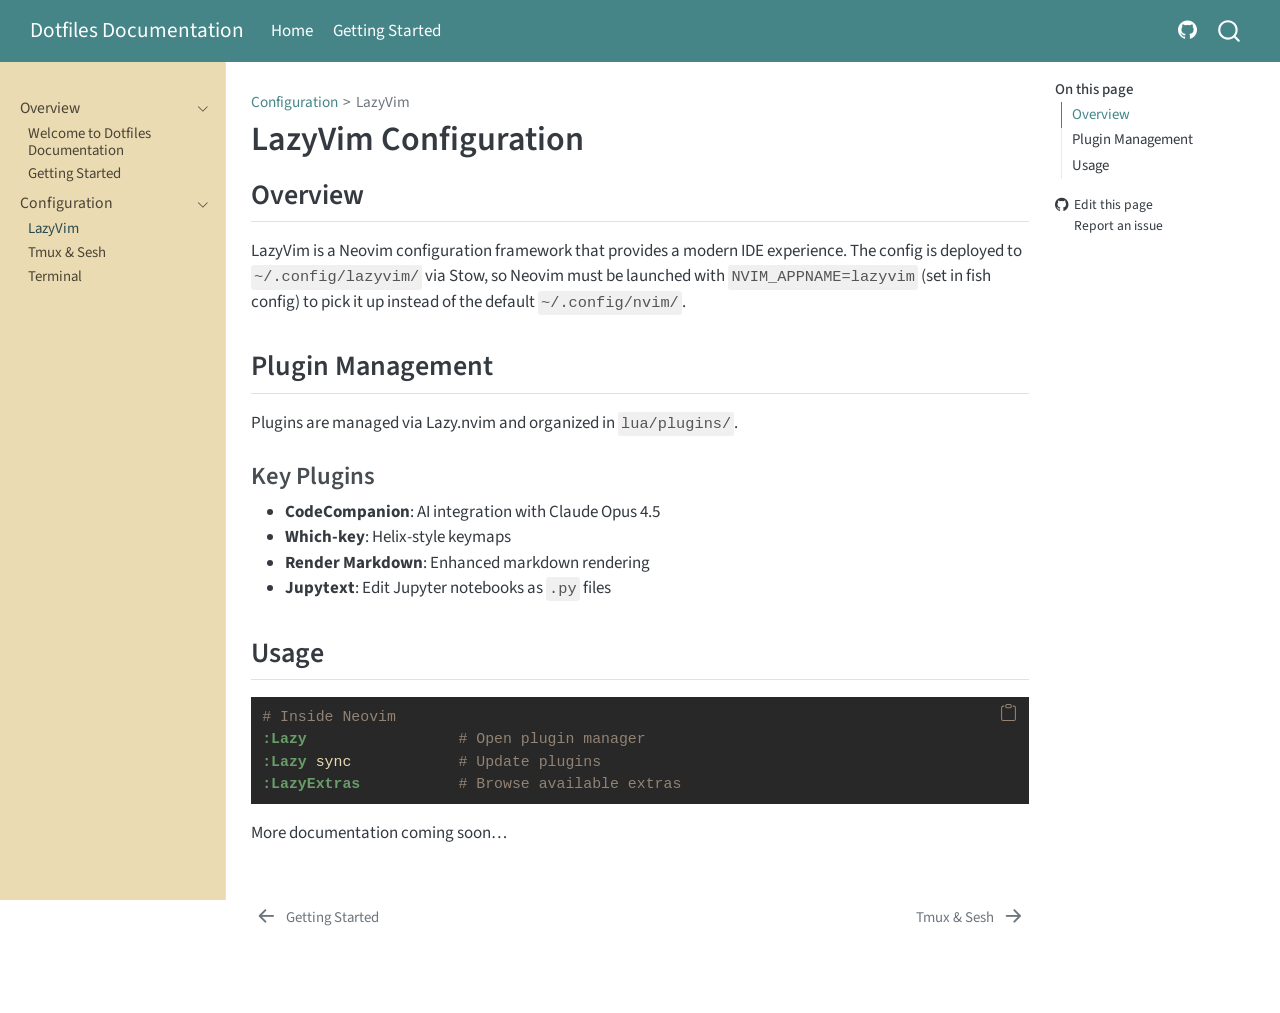
<file: lazyvim.html>
<!DOCTYPE html>
<html xmlns="http://www.w3.org/1999/xhtml" lang="en" xml:lang="en"><head>

<meta charset="utf-8">
<meta name="generator" content="quarto-1.7.31">

<meta name="viewport" content="width=device-width, initial-scale=1.0, user-scalable=yes">


<title>LazyVim Configuration – Dotfiles Documentation</title>
<style>
code{white-space: pre-wrap;}
span.smallcaps{font-variant: small-caps;}
div.columns{display: flex; gap: min(4vw, 1.5em);}
div.column{flex: auto; overflow-x: auto;}
div.hanging-indent{margin-left: 1.5em; text-indent: -1.5em;}
ul.task-list{list-style: none;}
ul.task-list li input[type="checkbox"] {
  width: 0.8em;
  margin: 0 0.8em 0.2em -1em; /* quarto-specific, see https://github.com/quarto-dev/quarto-cli/issues/4556 */ 
  vertical-align: middle;
}
/* CSS for syntax highlighting */
html { -webkit-text-size-adjust: 100%; }
pre > code.sourceCode { white-space: pre; position: relative; }
pre > code.sourceCode > span { display: inline-block; line-height: 1.25; }
pre > code.sourceCode > span:empty { height: 1.2em; }
.sourceCode { overflow: visible; }
code.sourceCode > span { color: inherit; text-decoration: inherit; }
div.sourceCode { margin: 1em 0; }
pre.sourceCode { margin: 0; }
@media screen {
div.sourceCode { overflow: auto; }
}
@media print {
pre > code.sourceCode { white-space: pre-wrap; }
pre > code.sourceCode > span { text-indent: -5em; padding-left: 5em; }
}
pre.numberSource code
  { counter-reset: source-line 0; }
pre.numberSource code > span
  { position: relative; left: -4em; counter-increment: source-line; }
pre.numberSource code > span > a:first-child::before
  { content: counter(source-line);
    position: relative; left: -1em; text-align: right; vertical-align: baseline;
    border: none; display: inline-block;
    -webkit-touch-callout: none; -webkit-user-select: none;
    -khtml-user-select: none; -moz-user-select: none;
    -ms-user-select: none; user-select: none;
    padding: 0 4px; width: 4em;
  }
pre.numberSource { margin-left: 3em;  padding-left: 4px; }
div.sourceCode
  {   }
@media screen {
pre > code.sourceCode > span > a:first-child::before { text-decoration: underline; }
}
</style>


<script src="site_libs/quarto-nav/quarto-nav.js"></script>
<script src="site_libs/quarto-nav/headroom.min.js"></script>
<script src="site_libs/clipboard/clipboard.min.js"></script>
<script src="site_libs/quarto-search/autocomplete.umd.js"></script>
<script src="site_libs/quarto-search/fuse.min.js"></script>
<script src="site_libs/quarto-search/quarto-search.js"></script>
<meta name="quarto:offset" content="./">
<link href="./tmux-sesh.html" rel="next">
<link href="./getting-started.html" rel="prev">
<script src="site_libs/quarto-html/quarto.js" type="module"></script>
<script src="site_libs/quarto-html/tabsets/tabsets.js" type="module"></script>
<script src="site_libs/quarto-html/popper.min.js"></script>
<script src="site_libs/quarto-html/tippy.umd.min.js"></script>
<script src="site_libs/quarto-html/anchor.min.js"></script>
<link href="site_libs/quarto-html/tippy.css" rel="stylesheet">
<link href="site_libs/quarto-html/quarto-syntax-highlighting-ec59717222d4d18488216d07f8bb4c3b.css" rel="stylesheet" id="quarto-text-highlighting-styles">
<script src="site_libs/bootstrap/bootstrap.min.js"></script>
<link href="site_libs/bootstrap/bootstrap-icons.css" rel="stylesheet">
<link href="site_libs/bootstrap/bootstrap-20985fdab9681d03f0a4b4f3f8302f14.min.css" rel="stylesheet" append-hash="true" id="quarto-bootstrap" data-mode="light">
<script id="quarto-search-options" type="application/json">{
  "location": "navbar",
  "copy-button": false,
  "collapse-after": 3,
  "panel-placement": "end",
  "type": "overlay",
  "limit": 50,
  "keyboard-shortcut": [
    "f",
    "/",
    "s"
  ],
  "show-item-context": false,
  "language": {
    "search-no-results-text": "No results",
    "search-matching-documents-text": "matching documents",
    "search-copy-link-title": "Copy link to search",
    "search-hide-matches-text": "Hide additional matches",
    "search-more-match-text": "more match in this document",
    "search-more-matches-text": "more matches in this document",
    "search-clear-button-title": "Clear",
    "search-text-placeholder": "",
    "search-detached-cancel-button-title": "Cancel",
    "search-submit-button-title": "Submit",
    "search-label": "Search"
  }
}</script>


<link rel="stylesheet" href="styles.css">
</head>

<body class="nav-sidebar docked nav-fixed quarto-light">

<div id="quarto-search-results"></div>
  <header id="quarto-header" class="headroom fixed-top">
    <nav class="navbar navbar-expand-lg " data-bs-theme="dark">
      <div class="navbar-container container-fluid">
      <div class="navbar-brand-container mx-auto">
    <a class="navbar-brand" href="./index.html">
    <span class="navbar-title">Dotfiles Documentation</span>
    </a>
  </div>
            <div id="quarto-search" class="" title="Search"></div>
          <button class="navbar-toggler" type="button" data-bs-toggle="collapse" data-bs-target="#navbarCollapse" aria-controls="navbarCollapse" role="menu" aria-expanded="false" aria-label="Toggle navigation" onclick="if (window.quartoToggleHeadroom) { window.quartoToggleHeadroom(); }">
  <span class="navbar-toggler-icon"></span>
</button>
          <div class="collapse navbar-collapse" id="navbarCollapse">
            <ul class="navbar-nav navbar-nav-scroll me-auto">
  <li class="nav-item">
    <a class="nav-link active" href="./index.html" aria-current="page"> 
<span class="menu-text">Home</span></a>
  </li>  
  <li class="nav-item">
    <a class="nav-link" href="./getting-started.html"> 
<span class="menu-text">Getting Started</span></a>
  </li>  
</ul>
            <ul class="navbar-nav navbar-nav-scroll ms-auto">
  <li class="nav-item compact">
    <a class="nav-link" href="https://github.com/chuckpr/dotfiles"> <i class="bi bi-github" role="img" aria-label="GitHub">
</i> 
<span class="menu-text"></span></a>
  </li>  
</ul>
          </div> <!-- /navcollapse -->
            <div class="quarto-navbar-tools">
</div>
      </div> <!-- /container-fluid -->
    </nav>
  <nav class="quarto-secondary-nav">
    <div class="container-fluid d-flex">
      <button type="button" class="quarto-btn-toggle btn" data-bs-toggle="collapse" role="button" data-bs-target=".quarto-sidebar-collapse-item" aria-controls="quarto-sidebar" aria-expanded="false" aria-label="Toggle sidebar navigation" onclick="if (window.quartoToggleHeadroom) { window.quartoToggleHeadroom(); }">
        <i class="bi bi-layout-text-sidebar-reverse"></i>
      </button>
        <nav class="quarto-page-breadcrumbs" aria-label="breadcrumb"><ol class="breadcrumb"><li class="breadcrumb-item"><a href="./lazyvim.html">Configuration</a></li><li class="breadcrumb-item"><a href="./lazyvim.html">LazyVim</a></li></ol></nav>
        <a class="flex-grow-1" role="navigation" data-bs-toggle="collapse" data-bs-target=".quarto-sidebar-collapse-item" aria-controls="quarto-sidebar" aria-expanded="false" aria-label="Toggle sidebar navigation" onclick="if (window.quartoToggleHeadroom) { window.quartoToggleHeadroom(); }">      
        </a>
    </div>
  </nav>
</header>
<!-- content -->
<div id="quarto-content" class="quarto-container page-columns page-rows-contents page-layout-article page-navbar">
<!-- sidebar -->
  <nav id="quarto-sidebar" class="sidebar collapse collapse-horizontal quarto-sidebar-collapse-item sidebar-navigation docked overflow-auto">
    <div class="sidebar-menu-container"> 
    <ul class="list-unstyled mt-1">
        <li class="sidebar-item sidebar-item-section">
      <div class="sidebar-item-container"> 
            <a class="sidebar-item-text sidebar-link text-start" data-bs-toggle="collapse" data-bs-target="#quarto-sidebar-section-1" role="navigation" aria-expanded="true">
 <span class="menu-text">Overview</span></a>
          <a class="sidebar-item-toggle text-start" data-bs-toggle="collapse" data-bs-target="#quarto-sidebar-section-1" role="navigation" aria-expanded="true" aria-label="Toggle section">
            <i class="bi bi-chevron-right ms-2"></i>
          </a> 
      </div>
      <ul id="quarto-sidebar-section-1" class="collapse list-unstyled sidebar-section depth1 show">  
          <li class="sidebar-item">
  <div class="sidebar-item-container"> 
  <a href="./index.html" class="sidebar-item-text sidebar-link">
 <span class="menu-text">Welcome to Dotfiles Documentation</span></a>
  </div>
</li>
          <li class="sidebar-item">
  <div class="sidebar-item-container"> 
  <a href="./getting-started.html" class="sidebar-item-text sidebar-link">
 <span class="menu-text">Getting Started</span></a>
  </div>
</li>
      </ul>
  </li>
        <li class="sidebar-item sidebar-item-section">
      <div class="sidebar-item-container"> 
            <a class="sidebar-item-text sidebar-link text-start" data-bs-toggle="collapse" data-bs-target="#quarto-sidebar-section-2" role="navigation" aria-expanded="true">
 <span class="menu-text">Configuration</span></a>
          <a class="sidebar-item-toggle text-start" data-bs-toggle="collapse" data-bs-target="#quarto-sidebar-section-2" role="navigation" aria-expanded="true" aria-label="Toggle section">
            <i class="bi bi-chevron-right ms-2"></i>
          </a> 
      </div>
      <ul id="quarto-sidebar-section-2" class="collapse list-unstyled sidebar-section depth1 show">  
          <li class="sidebar-item">
  <div class="sidebar-item-container"> 
  <a href="./lazyvim.html" class="sidebar-item-text sidebar-link active">
 <span class="menu-text">LazyVim</span></a>
  </div>
</li>
          <li class="sidebar-item">
  <div class="sidebar-item-container"> 
  <a href="./tmux-sesh.html" class="sidebar-item-text sidebar-link">
 <span class="menu-text">Tmux &amp; Sesh</span></a>
  </div>
</li>
          <li class="sidebar-item">
  <div class="sidebar-item-container"> 
  <a href="./terminal.html" class="sidebar-item-text sidebar-link">
 <span class="menu-text">Terminal</span></a>
  </div>
</li>
      </ul>
  </li>
    </ul>
    </div>
</nav>
<div id="quarto-sidebar-glass" class="quarto-sidebar-collapse-item" data-bs-toggle="collapse" data-bs-target=".quarto-sidebar-collapse-item"></div>
<!-- margin-sidebar -->
    <div id="quarto-margin-sidebar" class="sidebar margin-sidebar">
        <nav id="TOC" role="doc-toc" class="toc-active">
    <h2 id="toc-title">On this page</h2>
   
  <ul>
  <li><a href="#overview" id="toc-overview" class="nav-link active" data-scroll-target="#overview">Overview</a></li>
  <li><a href="#plugin-management" id="toc-plugin-management" class="nav-link" data-scroll-target="#plugin-management">Plugin Management</a>
  <ul class="collapse">
  <li><a href="#key-plugins" id="toc-key-plugins" class="nav-link" data-scroll-target="#key-plugins">Key Plugins</a></li>
  </ul></li>
  <li><a href="#usage" id="toc-usage" class="nav-link" data-scroll-target="#usage">Usage</a></li>
  </ul>
<div class="toc-actions"><ul><li><a href="https://github.com/chuckpr/dotfiles/edit/main/lazyvim.qmd" class="toc-action"><i class="bi bi-github"></i>Edit this page</a></li><li><a href="https://github.com/chuckpr/dotfiles/issues/new" class="toc-action"><i class="bi empty"></i>Report an issue</a></li></ul></div></nav>
    </div>
<!-- main -->
<main class="content" id="quarto-document-content">

<header id="title-block-header" class="quarto-title-block default"><nav class="quarto-page-breadcrumbs quarto-title-breadcrumbs d-none d-lg-block" aria-label="breadcrumb"><ol class="breadcrumb"><li class="breadcrumb-item"><a href="./lazyvim.html">Configuration</a></li><li class="breadcrumb-item"><a href="./lazyvim.html">LazyVim</a></li></ol></nav>
<div class="quarto-title">
<h1 class="title">LazyVim Configuration</h1>
</div>



<div class="quarto-title-meta">

    
  
    
  </div>
  


</header>


<section id="overview" class="level2">
<h2 class="anchored" data-anchor-id="overview">Overview</h2>
<p>LazyVim is a Neovim configuration framework that provides a modern IDE experience. The config is deployed to <code>~/.config/lazyvim/</code> via Stow, so Neovim must be launched with <code>NVIM_APPNAME=lazyvim</code> (set in fish config) to pick it up instead of the default <code>~/.config/nvim/</code>.</p>
</section>
<section id="plugin-management" class="level2">
<h2 class="anchored" data-anchor-id="plugin-management">Plugin Management</h2>
<p>Plugins are managed via Lazy.nvim and organized in <code>lua/plugins/</code>.</p>
<section id="key-plugins" class="level3">
<h3 class="anchored" data-anchor-id="key-plugins">Key Plugins</h3>
<ul>
<li><strong>CodeCompanion</strong>: AI integration with Claude Opus 4.5</li>
<li><strong>Which-key</strong>: Helix-style keymaps</li>
<li><strong>Render Markdown</strong>: Enhanced markdown rendering</li>
<li><strong>Jupytext</strong>: Edit Jupyter notebooks as <code>.py</code> files</li>
</ul>
</section>
</section>
<section id="usage" class="level2">
<h2 class="anchored" data-anchor-id="usage">Usage</h2>
<div class="sourceCode" id="cb1"><pre class="sourceCode bash code-with-copy"><code class="sourceCode bash"><span id="cb1-1"><a href="#cb1-1" aria-hidden="true" tabindex="-1"></a><span class="co"># Inside Neovim</span></span>
<span id="cb1-2"><a href="#cb1-2" aria-hidden="true" tabindex="-1"></a><span class="ex">:Lazy</span>                 <span class="co"># Open plugin manager</span></span>
<span id="cb1-3"><a href="#cb1-3" aria-hidden="true" tabindex="-1"></a><span class="ex">:Lazy</span> sync            <span class="co"># Update plugins</span></span>
<span id="cb1-4"><a href="#cb1-4" aria-hidden="true" tabindex="-1"></a><span class="ex">:LazyExtras</span>           <span class="co"># Browse available extras</span></span></code><button title="Copy to Clipboard" class="code-copy-button"><i class="bi"></i></button></pre></div>
<p>More documentation coming soon…</p>


</section>

</main> <!-- /main -->
<script id="quarto-html-after-body" type="application/javascript">
  window.document.addEventListener("DOMContentLoaded", function (event) {
    const icon = "";
    const anchorJS = new window.AnchorJS();
    anchorJS.options = {
      placement: 'right',
      icon: icon
    };
    anchorJS.add('.anchored');
    const isCodeAnnotation = (el) => {
      for (const clz of el.classList) {
        if (clz.startsWith('code-annotation-')) {                     
          return true;
        }
      }
      return false;
    }
    const onCopySuccess = function(e) {
      // button target
      const button = e.trigger;
      // don't keep focus
      button.blur();
      // flash "checked"
      button.classList.add('code-copy-button-checked');
      var currentTitle = button.getAttribute("title");
      button.setAttribute("title", "Copied!");
      let tooltip;
      if (window.bootstrap) {
        button.setAttribute("data-bs-toggle", "tooltip");
        button.setAttribute("data-bs-placement", "left");
        button.setAttribute("data-bs-title", "Copied!");
        tooltip = new bootstrap.Tooltip(button, 
          { trigger: "manual", 
            customClass: "code-copy-button-tooltip",
            offset: [0, -8]});
        tooltip.show();    
      }
      setTimeout(function() {
        if (tooltip) {
          tooltip.hide();
          button.removeAttribute("data-bs-title");
          button.removeAttribute("data-bs-toggle");
          button.removeAttribute("data-bs-placement");
        }
        button.setAttribute("title", currentTitle);
        button.classList.remove('code-copy-button-checked');
      }, 1000);
      // clear code selection
      e.clearSelection();
    }
    const getTextToCopy = function(trigger) {
        const codeEl = trigger.previousElementSibling.cloneNode(true);
        for (const childEl of codeEl.children) {
          if (isCodeAnnotation(childEl)) {
            childEl.remove();
          }
        }
        return codeEl.innerText;
    }
    const clipboard = new window.ClipboardJS('.code-copy-button:not([data-in-quarto-modal])', {
      text: getTextToCopy
    });
    clipboard.on('success', onCopySuccess);
    if (window.document.getElementById('quarto-embedded-source-code-modal')) {
      const clipboardModal = new window.ClipboardJS('.code-copy-button[data-in-quarto-modal]', {
        text: getTextToCopy,
        container: window.document.getElementById('quarto-embedded-source-code-modal')
      });
      clipboardModal.on('success', onCopySuccess);
    }
      var localhostRegex = new RegExp(/^(?:http|https):\/\/localhost\:?[0-9]*\//);
      var mailtoRegex = new RegExp(/^mailto:/);
        var filterRegex = new RegExp("https:\/\/chuckpr\.github\.io\/dotfiles");
      var isInternal = (href) => {
          return filterRegex.test(href) || localhostRegex.test(href) || mailtoRegex.test(href);
      }
      // Inspect non-navigation links and adorn them if external
     var links = window.document.querySelectorAll('a[href]:not(.nav-link):not(.navbar-brand):not(.toc-action):not(.sidebar-link):not(.sidebar-item-toggle):not(.pagination-link):not(.no-external):not([aria-hidden]):not(.dropdown-item):not(.quarto-navigation-tool):not(.about-link)');
      for (var i=0; i<links.length; i++) {
        const link = links[i];
        if (!isInternal(link.href)) {
          // undo the damage that might have been done by quarto-nav.js in the case of
          // links that we want to consider external
          if (link.dataset.originalHref !== undefined) {
            link.href = link.dataset.originalHref;
          }
        }
      }
    function tippyHover(el, contentFn, onTriggerFn, onUntriggerFn) {
      const config = {
        allowHTML: true,
        maxWidth: 500,
        delay: 100,
        arrow: false,
        appendTo: function(el) {
            return el.parentElement;
        },
        interactive: true,
        interactiveBorder: 10,
        theme: 'quarto',
        placement: 'bottom-start',
      };
      if (contentFn) {
        config.content = contentFn;
      }
      if (onTriggerFn) {
        config.onTrigger = onTriggerFn;
      }
      if (onUntriggerFn) {
        config.onUntrigger = onUntriggerFn;
      }
      window.tippy(el, config); 
    }
    const noterefs = window.document.querySelectorAll('a[role="doc-noteref"]');
    for (var i=0; i<noterefs.length; i++) {
      const ref = noterefs[i];
      tippyHover(ref, function() {
        // use id or data attribute instead here
        let href = ref.getAttribute('data-footnote-href') || ref.getAttribute('href');
        try { href = new URL(href).hash; } catch {}
        const id = href.replace(/^#\/?/, "");
        const note = window.document.getElementById(id);
        if (note) {
          return note.innerHTML;
        } else {
          return "";
        }
      });
    }
    const xrefs = window.document.querySelectorAll('a.quarto-xref');
    const processXRef = (id, note) => {
      // Strip column container classes
      const stripColumnClz = (el) => {
        el.classList.remove("page-full", "page-columns");
        if (el.children) {
          for (const child of el.children) {
            stripColumnClz(child);
          }
        }
      }
      stripColumnClz(note)
      if (id === null || id.startsWith('sec-')) {
        // Special case sections, only their first couple elements
        const container = document.createElement("div");
        if (note.children && note.children.length > 2) {
          container.appendChild(note.children[0].cloneNode(true));
          for (let i = 1; i < note.children.length; i++) {
            const child = note.children[i];
            if (child.tagName === "P" && child.innerText === "") {
              continue;
            } else {
              container.appendChild(child.cloneNode(true));
              break;
            }
          }
          if (window.Quarto?.typesetMath) {
            window.Quarto.typesetMath(container);
          }
          return container.innerHTML
        } else {
          if (window.Quarto?.typesetMath) {
            window.Quarto.typesetMath(note);
          }
          return note.innerHTML;
        }
      } else {
        // Remove any anchor links if they are present
        const anchorLink = note.querySelector('a.anchorjs-link');
        if (anchorLink) {
          anchorLink.remove();
        }
        if (window.Quarto?.typesetMath) {
          window.Quarto.typesetMath(note);
        }
        if (note.classList.contains("callout")) {
          return note.outerHTML;
        } else {
          return note.innerHTML;
        }
      }
    }
    for (var i=0; i<xrefs.length; i++) {
      const xref = xrefs[i];
      tippyHover(xref, undefined, function(instance) {
        instance.disable();
        let url = xref.getAttribute('href');
        let hash = undefined; 
        if (url.startsWith('#')) {
          hash = url;
        } else {
          try { hash = new URL(url).hash; } catch {}
        }
        if (hash) {
          const id = hash.replace(/^#\/?/, "");
          const note = window.document.getElementById(id);
          if (note !== null) {
            try {
              const html = processXRef(id, note.cloneNode(true));
              instance.setContent(html);
            } finally {
              instance.enable();
              instance.show();
            }
          } else {
            // See if we can fetch this
            fetch(url.split('#')[0])
            .then(res => res.text())
            .then(html => {
              const parser = new DOMParser();
              const htmlDoc = parser.parseFromString(html, "text/html");
              const note = htmlDoc.getElementById(id);
              if (note !== null) {
                const html = processXRef(id, note);
                instance.setContent(html);
              } 
            }).finally(() => {
              instance.enable();
              instance.show();
            });
          }
        } else {
          // See if we can fetch a full url (with no hash to target)
          // This is a special case and we should probably do some content thinning / targeting
          fetch(url)
          .then(res => res.text())
          .then(html => {
            const parser = new DOMParser();
            const htmlDoc = parser.parseFromString(html, "text/html");
            const note = htmlDoc.querySelector('main.content');
            if (note !== null) {
              // This should only happen for chapter cross references
              // (since there is no id in the URL)
              // remove the first header
              if (note.children.length > 0 && note.children[0].tagName === "HEADER") {
                note.children[0].remove();
              }
              const html = processXRef(null, note);
              instance.setContent(html);
            } 
          }).finally(() => {
            instance.enable();
            instance.show();
          });
        }
      }, function(instance) {
      });
    }
        let selectedAnnoteEl;
        const selectorForAnnotation = ( cell, annotation) => {
          let cellAttr = 'data-code-cell="' + cell + '"';
          let lineAttr = 'data-code-annotation="' +  annotation + '"';
          const selector = 'span[' + cellAttr + '][' + lineAttr + ']';
          return selector;
        }
        const selectCodeLines = (annoteEl) => {
          const doc = window.document;
          const targetCell = annoteEl.getAttribute("data-target-cell");
          const targetAnnotation = annoteEl.getAttribute("data-target-annotation");
          const annoteSpan = window.document.querySelector(selectorForAnnotation(targetCell, targetAnnotation));
          const lines = annoteSpan.getAttribute("data-code-lines").split(",");
          const lineIds = lines.map((line) => {
            return targetCell + "-" + line;
          })
          let top = null;
          let height = null;
          let parent = null;
          if (lineIds.length > 0) {
              //compute the position of the single el (top and bottom and make a div)
              const el = window.document.getElementById(lineIds[0]);
              top = el.offsetTop;
              height = el.offsetHeight;
              parent = el.parentElement.parentElement;
            if (lineIds.length > 1) {
              const lastEl = window.document.getElementById(lineIds[lineIds.length - 1]);
              const bottom = lastEl.offsetTop + lastEl.offsetHeight;
              height = bottom - top;
            }
            if (top !== null && height !== null && parent !== null) {
              // cook up a div (if necessary) and position it 
              let div = window.document.getElementById("code-annotation-line-highlight");
              if (div === null) {
                div = window.document.createElement("div");
                div.setAttribute("id", "code-annotation-line-highlight");
                div.style.position = 'absolute';
                parent.appendChild(div);
              }
              div.style.top = top - 2 + "px";
              div.style.height = height + 4 + "px";
              div.style.left = 0;
              let gutterDiv = window.document.getElementById("code-annotation-line-highlight-gutter");
              if (gutterDiv === null) {
                gutterDiv = window.document.createElement("div");
                gutterDiv.setAttribute("id", "code-annotation-line-highlight-gutter");
                gutterDiv.style.position = 'absolute';
                const codeCell = window.document.getElementById(targetCell);
                const gutter = codeCell.querySelector('.code-annotation-gutter');
                gutter.appendChild(gutterDiv);
              }
              gutterDiv.style.top = top - 2 + "px";
              gutterDiv.style.height = height + 4 + "px";
            }
            selectedAnnoteEl = annoteEl;
          }
        };
        const unselectCodeLines = () => {
          const elementsIds = ["code-annotation-line-highlight", "code-annotation-line-highlight-gutter"];
          elementsIds.forEach((elId) => {
            const div = window.document.getElementById(elId);
            if (div) {
              div.remove();
            }
          });
          selectedAnnoteEl = undefined;
        };
          // Handle positioning of the toggle
      window.addEventListener(
        "resize",
        throttle(() => {
          elRect = undefined;
          if (selectedAnnoteEl) {
            selectCodeLines(selectedAnnoteEl);
          }
        }, 10)
      );
      function throttle(fn, ms) {
      let throttle = false;
      let timer;
        return (...args) => {
          if(!throttle) { // first call gets through
              fn.apply(this, args);
              throttle = true;
          } else { // all the others get throttled
              if(timer) clearTimeout(timer); // cancel #2
              timer = setTimeout(() => {
                fn.apply(this, args);
                timer = throttle = false;
              }, ms);
          }
        };
      }
        // Attach click handler to the DT
        const annoteDls = window.document.querySelectorAll('dt[data-target-cell]');
        for (const annoteDlNode of annoteDls) {
          annoteDlNode.addEventListener('click', (event) => {
            const clickedEl = event.target;
            if (clickedEl !== selectedAnnoteEl) {
              unselectCodeLines();
              const activeEl = window.document.querySelector('dt[data-target-cell].code-annotation-active');
              if (activeEl) {
                activeEl.classList.remove('code-annotation-active');
              }
              selectCodeLines(clickedEl);
              clickedEl.classList.add('code-annotation-active');
            } else {
              // Unselect the line
              unselectCodeLines();
              clickedEl.classList.remove('code-annotation-active');
            }
          });
        }
    const findCites = (el) => {
      const parentEl = el.parentElement;
      if (parentEl) {
        const cites = parentEl.dataset.cites;
        if (cites) {
          return {
            el,
            cites: cites.split(' ')
          };
        } else {
          return findCites(el.parentElement)
        }
      } else {
        return undefined;
      }
    };
    var bibliorefs = window.document.querySelectorAll('a[role="doc-biblioref"]');
    for (var i=0; i<bibliorefs.length; i++) {
      const ref = bibliorefs[i];
      const citeInfo = findCites(ref);
      if (citeInfo) {
        tippyHover(citeInfo.el, function() {
          var popup = window.document.createElement('div');
          citeInfo.cites.forEach(function(cite) {
            var citeDiv = window.document.createElement('div');
            citeDiv.classList.add('hanging-indent');
            citeDiv.classList.add('csl-entry');
            var biblioDiv = window.document.getElementById('ref-' + cite);
            if (biblioDiv) {
              citeDiv.innerHTML = biblioDiv.innerHTML;
            }
            popup.appendChild(citeDiv);
          });
          return popup.innerHTML;
        });
      }
    }
  });
  </script>
<nav class="page-navigation">
  <div class="nav-page nav-page-previous">
      <a href="./getting-started.html" class="pagination-link" aria-label="Getting Started">
        <i class="bi bi-arrow-left-short"></i> <span class="nav-page-text">Getting Started</span>
      </a>          
  </div>
  <div class="nav-page nav-page-next">
      <a href="./tmux-sesh.html" class="pagination-link" aria-label="Tmux &amp; Sesh">
        <span class="nav-page-text">Tmux &amp; Sesh</span> <i class="bi bi-arrow-right-short"></i>
      </a>
  </div>
</nav>
</div> <!-- /content -->




<footer class="footer"><div class="nav-footer"><div class="nav-footer-center"><div class="toc-actions d-sm-block d-md-none"><ul><li><a href="https://github.com/chuckpr/dotfiles/edit/main/lazyvim.qmd" class="toc-action"><i class="bi bi-github"></i>Edit this page</a></li><li><a href="https://github.com/chuckpr/dotfiles/issues/new" class="toc-action"><i class="bi empty"></i>Report an issue</a></li></ul></div></div></div></footer></body></html>
</file>
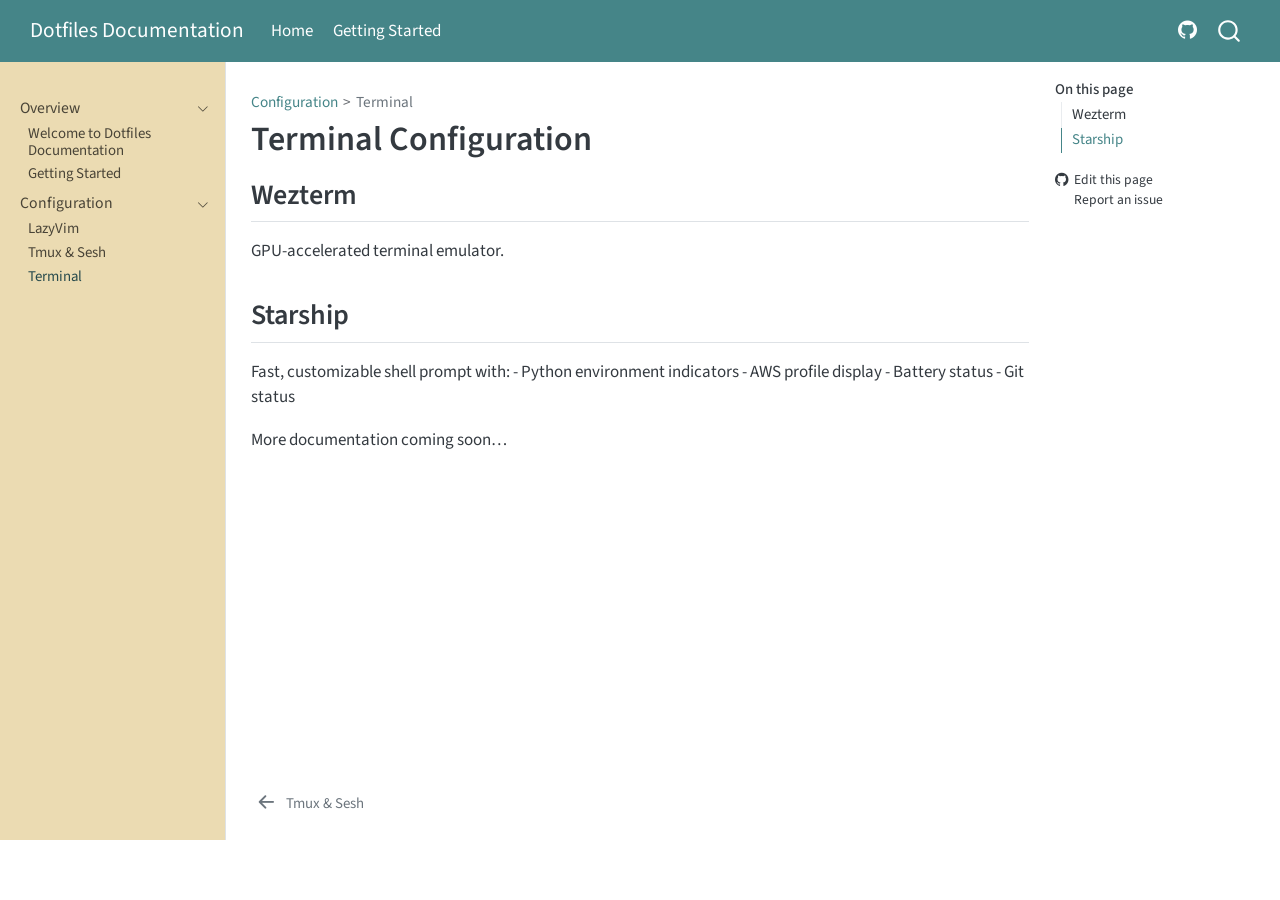
<file: terminal.html>
<!DOCTYPE html>
<html xmlns="http://www.w3.org/1999/xhtml" lang="en" xml:lang="en"><head>

<meta charset="utf-8">
<meta name="generator" content="quarto-1.7.31">

<meta name="viewport" content="width=device-width, initial-scale=1.0, user-scalable=yes">


<title>Terminal Configuration – Dotfiles Documentation</title>
<style>
code{white-space: pre-wrap;}
span.smallcaps{font-variant: small-caps;}
div.columns{display: flex; gap: min(4vw, 1.5em);}
div.column{flex: auto; overflow-x: auto;}
div.hanging-indent{margin-left: 1.5em; text-indent: -1.5em;}
ul.task-list{list-style: none;}
ul.task-list li input[type="checkbox"] {
  width: 0.8em;
  margin: 0 0.8em 0.2em -1em; /* quarto-specific, see https://github.com/quarto-dev/quarto-cli/issues/4556 */ 
  vertical-align: middle;
}
</style>


<script src="site_libs/quarto-nav/quarto-nav.js"></script>
<script src="site_libs/quarto-nav/headroom.min.js"></script>
<script src="site_libs/clipboard/clipboard.min.js"></script>
<script src="site_libs/quarto-search/autocomplete.umd.js"></script>
<script src="site_libs/quarto-search/fuse.min.js"></script>
<script src="site_libs/quarto-search/quarto-search.js"></script>
<meta name="quarto:offset" content="./">
<link href="./tmux-sesh.html" rel="prev">
<script src="site_libs/quarto-html/quarto.js" type="module"></script>
<script src="site_libs/quarto-html/tabsets/tabsets.js" type="module"></script>
<script src="site_libs/quarto-html/popper.min.js"></script>
<script src="site_libs/quarto-html/tippy.umd.min.js"></script>
<script src="site_libs/quarto-html/anchor.min.js"></script>
<link href="site_libs/quarto-html/tippy.css" rel="stylesheet">
<link href="site_libs/quarto-html/quarto-syntax-highlighting-ec59717222d4d18488216d07f8bb4c3b.css" rel="stylesheet" id="quarto-text-highlighting-styles">
<script src="site_libs/bootstrap/bootstrap.min.js"></script>
<link href="site_libs/bootstrap/bootstrap-icons.css" rel="stylesheet">
<link href="site_libs/bootstrap/bootstrap-20985fdab9681d03f0a4b4f3f8302f14.min.css" rel="stylesheet" append-hash="true" id="quarto-bootstrap" data-mode="light">
<script id="quarto-search-options" type="application/json">{
  "location": "navbar",
  "copy-button": false,
  "collapse-after": 3,
  "panel-placement": "end",
  "type": "overlay",
  "limit": 50,
  "keyboard-shortcut": [
    "f",
    "/",
    "s"
  ],
  "show-item-context": false,
  "language": {
    "search-no-results-text": "No results",
    "search-matching-documents-text": "matching documents",
    "search-copy-link-title": "Copy link to search",
    "search-hide-matches-text": "Hide additional matches",
    "search-more-match-text": "more match in this document",
    "search-more-matches-text": "more matches in this document",
    "search-clear-button-title": "Clear",
    "search-text-placeholder": "",
    "search-detached-cancel-button-title": "Cancel",
    "search-submit-button-title": "Submit",
    "search-label": "Search"
  }
}</script>


<link rel="stylesheet" href="styles.css">
</head>

<body class="nav-sidebar docked nav-fixed quarto-light">

<div id="quarto-search-results"></div>
  <header id="quarto-header" class="headroom fixed-top">
    <nav class="navbar navbar-expand-lg " data-bs-theme="dark">
      <div class="navbar-container container-fluid">
      <div class="navbar-brand-container mx-auto">
    <a class="navbar-brand" href="./index.html">
    <span class="navbar-title">Dotfiles Documentation</span>
    </a>
  </div>
            <div id="quarto-search" class="" title="Search"></div>
          <button class="navbar-toggler" type="button" data-bs-toggle="collapse" data-bs-target="#navbarCollapse" aria-controls="navbarCollapse" role="menu" aria-expanded="false" aria-label="Toggle navigation" onclick="if (window.quartoToggleHeadroom) { window.quartoToggleHeadroom(); }">
  <span class="navbar-toggler-icon"></span>
</button>
          <div class="collapse navbar-collapse" id="navbarCollapse">
            <ul class="navbar-nav navbar-nav-scroll me-auto">
  <li class="nav-item">
    <a class="nav-link active" href="./index.html" aria-current="page"> 
<span class="menu-text">Home</span></a>
  </li>  
  <li class="nav-item">
    <a class="nav-link" href="./getting-started.html"> 
<span class="menu-text">Getting Started</span></a>
  </li>  
</ul>
            <ul class="navbar-nav navbar-nav-scroll ms-auto">
  <li class="nav-item compact">
    <a class="nav-link" href="https://github.com/chuckpr/dotfiles"> <i class="bi bi-github" role="img" aria-label="GitHub">
</i> 
<span class="menu-text"></span></a>
  </li>  
</ul>
          </div> <!-- /navcollapse -->
            <div class="quarto-navbar-tools">
</div>
      </div> <!-- /container-fluid -->
    </nav>
  <nav class="quarto-secondary-nav">
    <div class="container-fluid d-flex">
      <button type="button" class="quarto-btn-toggle btn" data-bs-toggle="collapse" role="button" data-bs-target=".quarto-sidebar-collapse-item" aria-controls="quarto-sidebar" aria-expanded="false" aria-label="Toggle sidebar navigation" onclick="if (window.quartoToggleHeadroom) { window.quartoToggleHeadroom(); }">
        <i class="bi bi-layout-text-sidebar-reverse"></i>
      </button>
        <nav class="quarto-page-breadcrumbs" aria-label="breadcrumb"><ol class="breadcrumb"><li class="breadcrumb-item"><a href="./lazyvim.html">Configuration</a></li><li class="breadcrumb-item"><a href="./terminal.html">Terminal</a></li></ol></nav>
        <a class="flex-grow-1" role="navigation" data-bs-toggle="collapse" data-bs-target=".quarto-sidebar-collapse-item" aria-controls="quarto-sidebar" aria-expanded="false" aria-label="Toggle sidebar navigation" onclick="if (window.quartoToggleHeadroom) { window.quartoToggleHeadroom(); }">      
        </a>
    </div>
  </nav>
</header>
<!-- content -->
<div id="quarto-content" class="quarto-container page-columns page-rows-contents page-layout-article page-navbar">
<!-- sidebar -->
  <nav id="quarto-sidebar" class="sidebar collapse collapse-horizontal quarto-sidebar-collapse-item sidebar-navigation docked overflow-auto">
    <div class="sidebar-menu-container"> 
    <ul class="list-unstyled mt-1">
        <li class="sidebar-item sidebar-item-section">
      <div class="sidebar-item-container"> 
            <a class="sidebar-item-text sidebar-link text-start" data-bs-toggle="collapse" data-bs-target="#quarto-sidebar-section-1" role="navigation" aria-expanded="true">
 <span class="menu-text">Overview</span></a>
          <a class="sidebar-item-toggle text-start" data-bs-toggle="collapse" data-bs-target="#quarto-sidebar-section-1" role="navigation" aria-expanded="true" aria-label="Toggle section">
            <i class="bi bi-chevron-right ms-2"></i>
          </a> 
      </div>
      <ul id="quarto-sidebar-section-1" class="collapse list-unstyled sidebar-section depth1 show">  
          <li class="sidebar-item">
  <div class="sidebar-item-container"> 
  <a href="./index.html" class="sidebar-item-text sidebar-link">
 <span class="menu-text">Welcome to Dotfiles Documentation</span></a>
  </div>
</li>
          <li class="sidebar-item">
  <div class="sidebar-item-container"> 
  <a href="./getting-started.html" class="sidebar-item-text sidebar-link">
 <span class="menu-text">Getting Started</span></a>
  </div>
</li>
      </ul>
  </li>
        <li class="sidebar-item sidebar-item-section">
      <div class="sidebar-item-container"> 
            <a class="sidebar-item-text sidebar-link text-start" data-bs-toggle="collapse" data-bs-target="#quarto-sidebar-section-2" role="navigation" aria-expanded="true">
 <span class="menu-text">Configuration</span></a>
          <a class="sidebar-item-toggle text-start" data-bs-toggle="collapse" data-bs-target="#quarto-sidebar-section-2" role="navigation" aria-expanded="true" aria-label="Toggle section">
            <i class="bi bi-chevron-right ms-2"></i>
          </a> 
      </div>
      <ul id="quarto-sidebar-section-2" class="collapse list-unstyled sidebar-section depth1 show">  
          <li class="sidebar-item">
  <div class="sidebar-item-container"> 
  <a href="./lazyvim.html" class="sidebar-item-text sidebar-link">
 <span class="menu-text">LazyVim</span></a>
  </div>
</li>
          <li class="sidebar-item">
  <div class="sidebar-item-container"> 
  <a href="./tmux-sesh.html" class="sidebar-item-text sidebar-link">
 <span class="menu-text">Tmux &amp; Sesh</span></a>
  </div>
</li>
          <li class="sidebar-item">
  <div class="sidebar-item-container"> 
  <a href="./terminal.html" class="sidebar-item-text sidebar-link active">
 <span class="menu-text">Terminal</span></a>
  </div>
</li>
      </ul>
  </li>
    </ul>
    </div>
</nav>
<div id="quarto-sidebar-glass" class="quarto-sidebar-collapse-item" data-bs-toggle="collapse" data-bs-target=".quarto-sidebar-collapse-item"></div>
<!-- margin-sidebar -->
    <div id="quarto-margin-sidebar" class="sidebar margin-sidebar">
        <nav id="TOC" role="doc-toc" class="toc-active">
    <h2 id="toc-title">On this page</h2>
   
  <ul>
  <li><a href="#wezterm" id="toc-wezterm" class="nav-link active" data-scroll-target="#wezterm">Wezterm</a></li>
  <li><a href="#starship" id="toc-starship" class="nav-link" data-scroll-target="#starship">Starship</a></li>
  </ul>
<div class="toc-actions"><ul><li><a href="https://github.com/chuckpr/dotfiles/edit/main/terminal.qmd" class="toc-action"><i class="bi bi-github"></i>Edit this page</a></li><li><a href="https://github.com/chuckpr/dotfiles/issues/new" class="toc-action"><i class="bi empty"></i>Report an issue</a></li></ul></div></nav>
    </div>
<!-- main -->
<main class="content" id="quarto-document-content">

<header id="title-block-header" class="quarto-title-block default"><nav class="quarto-page-breadcrumbs quarto-title-breadcrumbs d-none d-lg-block" aria-label="breadcrumb"><ol class="breadcrumb"><li class="breadcrumb-item"><a href="./lazyvim.html">Configuration</a></li><li class="breadcrumb-item"><a href="./terminal.html">Terminal</a></li></ol></nav>
<div class="quarto-title">
<h1 class="title">Terminal Configuration</h1>
</div>



<div class="quarto-title-meta">

    
  
    
  </div>
  


</header>


<section id="wezterm" class="level2">
<h2 class="anchored" data-anchor-id="wezterm">Wezterm</h2>
<p>GPU-accelerated terminal emulator.</p>
</section>
<section id="starship" class="level2">
<h2 class="anchored" data-anchor-id="starship">Starship</h2>
<p>Fast, customizable shell prompt with: - Python environment indicators - AWS profile display - Battery status - Git status</p>
<p>More documentation coming soon…</p>


</section>

</main> <!-- /main -->
<script id="quarto-html-after-body" type="application/javascript">
  window.document.addEventListener("DOMContentLoaded", function (event) {
    const icon = "";
    const anchorJS = new window.AnchorJS();
    anchorJS.options = {
      placement: 'right',
      icon: icon
    };
    anchorJS.add('.anchored');
    const isCodeAnnotation = (el) => {
      for (const clz of el.classList) {
        if (clz.startsWith('code-annotation-')) {                     
          return true;
        }
      }
      return false;
    }
    const onCopySuccess = function(e) {
      // button target
      const button = e.trigger;
      // don't keep focus
      button.blur();
      // flash "checked"
      button.classList.add('code-copy-button-checked');
      var currentTitle = button.getAttribute("title");
      button.setAttribute("title", "Copied!");
      let tooltip;
      if (window.bootstrap) {
        button.setAttribute("data-bs-toggle", "tooltip");
        button.setAttribute("data-bs-placement", "left");
        button.setAttribute("data-bs-title", "Copied!");
        tooltip = new bootstrap.Tooltip(button, 
          { trigger: "manual", 
            customClass: "code-copy-button-tooltip",
            offset: [0, -8]});
        tooltip.show();    
      }
      setTimeout(function() {
        if (tooltip) {
          tooltip.hide();
          button.removeAttribute("data-bs-title");
          button.removeAttribute("data-bs-toggle");
          button.removeAttribute("data-bs-placement");
        }
        button.setAttribute("title", currentTitle);
        button.classList.remove('code-copy-button-checked');
      }, 1000);
      // clear code selection
      e.clearSelection();
    }
    const getTextToCopy = function(trigger) {
        const codeEl = trigger.previousElementSibling.cloneNode(true);
        for (const childEl of codeEl.children) {
          if (isCodeAnnotation(childEl)) {
            childEl.remove();
          }
        }
        return codeEl.innerText;
    }
    const clipboard = new window.ClipboardJS('.code-copy-button:not([data-in-quarto-modal])', {
      text: getTextToCopy
    });
    clipboard.on('success', onCopySuccess);
    if (window.document.getElementById('quarto-embedded-source-code-modal')) {
      const clipboardModal = new window.ClipboardJS('.code-copy-button[data-in-quarto-modal]', {
        text: getTextToCopy,
        container: window.document.getElementById('quarto-embedded-source-code-modal')
      });
      clipboardModal.on('success', onCopySuccess);
    }
      var localhostRegex = new RegExp(/^(?:http|https):\/\/localhost\:?[0-9]*\//);
      var mailtoRegex = new RegExp(/^mailto:/);
        var filterRegex = new RegExp("https:\/\/chuckpr\.github\.io\/dotfiles");
      var isInternal = (href) => {
          return filterRegex.test(href) || localhostRegex.test(href) || mailtoRegex.test(href);
      }
      // Inspect non-navigation links and adorn them if external
     var links = window.document.querySelectorAll('a[href]:not(.nav-link):not(.navbar-brand):not(.toc-action):not(.sidebar-link):not(.sidebar-item-toggle):not(.pagination-link):not(.no-external):not([aria-hidden]):not(.dropdown-item):not(.quarto-navigation-tool):not(.about-link)');
      for (var i=0; i<links.length; i++) {
        const link = links[i];
        if (!isInternal(link.href)) {
          // undo the damage that might have been done by quarto-nav.js in the case of
          // links that we want to consider external
          if (link.dataset.originalHref !== undefined) {
            link.href = link.dataset.originalHref;
          }
        }
      }
    function tippyHover(el, contentFn, onTriggerFn, onUntriggerFn) {
      const config = {
        allowHTML: true,
        maxWidth: 500,
        delay: 100,
        arrow: false,
        appendTo: function(el) {
            return el.parentElement;
        },
        interactive: true,
        interactiveBorder: 10,
        theme: 'quarto',
        placement: 'bottom-start',
      };
      if (contentFn) {
        config.content = contentFn;
      }
      if (onTriggerFn) {
        config.onTrigger = onTriggerFn;
      }
      if (onUntriggerFn) {
        config.onUntrigger = onUntriggerFn;
      }
      window.tippy(el, config); 
    }
    const noterefs = window.document.querySelectorAll('a[role="doc-noteref"]');
    for (var i=0; i<noterefs.length; i++) {
      const ref = noterefs[i];
      tippyHover(ref, function() {
        // use id or data attribute instead here
        let href = ref.getAttribute('data-footnote-href') || ref.getAttribute('href');
        try { href = new URL(href).hash; } catch {}
        const id = href.replace(/^#\/?/, "");
        const note = window.document.getElementById(id);
        if (note) {
          return note.innerHTML;
        } else {
          return "";
        }
      });
    }
    const xrefs = window.document.querySelectorAll('a.quarto-xref');
    const processXRef = (id, note) => {
      // Strip column container classes
      const stripColumnClz = (el) => {
        el.classList.remove("page-full", "page-columns");
        if (el.children) {
          for (const child of el.children) {
            stripColumnClz(child);
          }
        }
      }
      stripColumnClz(note)
      if (id === null || id.startsWith('sec-')) {
        // Special case sections, only their first couple elements
        const container = document.createElement("div");
        if (note.children && note.children.length > 2) {
          container.appendChild(note.children[0].cloneNode(true));
          for (let i = 1; i < note.children.length; i++) {
            const child = note.children[i];
            if (child.tagName === "P" && child.innerText === "") {
              continue;
            } else {
              container.appendChild(child.cloneNode(true));
              break;
            }
          }
          if (window.Quarto?.typesetMath) {
            window.Quarto.typesetMath(container);
          }
          return container.innerHTML
        } else {
          if (window.Quarto?.typesetMath) {
            window.Quarto.typesetMath(note);
          }
          return note.innerHTML;
        }
      } else {
        // Remove any anchor links if they are present
        const anchorLink = note.querySelector('a.anchorjs-link');
        if (anchorLink) {
          anchorLink.remove();
        }
        if (window.Quarto?.typesetMath) {
          window.Quarto.typesetMath(note);
        }
        if (note.classList.contains("callout")) {
          return note.outerHTML;
        } else {
          return note.innerHTML;
        }
      }
    }
    for (var i=0; i<xrefs.length; i++) {
      const xref = xrefs[i];
      tippyHover(xref, undefined, function(instance) {
        instance.disable();
        let url = xref.getAttribute('href');
        let hash = undefined; 
        if (url.startsWith('#')) {
          hash = url;
        } else {
          try { hash = new URL(url).hash; } catch {}
        }
        if (hash) {
          const id = hash.replace(/^#\/?/, "");
          const note = window.document.getElementById(id);
          if (note !== null) {
            try {
              const html = processXRef(id, note.cloneNode(true));
              instance.setContent(html);
            } finally {
              instance.enable();
              instance.show();
            }
          } else {
            // See if we can fetch this
            fetch(url.split('#')[0])
            .then(res => res.text())
            .then(html => {
              const parser = new DOMParser();
              const htmlDoc = parser.parseFromString(html, "text/html");
              const note = htmlDoc.getElementById(id);
              if (note !== null) {
                const html = processXRef(id, note);
                instance.setContent(html);
              } 
            }).finally(() => {
              instance.enable();
              instance.show();
            });
          }
        } else {
          // See if we can fetch a full url (with no hash to target)
          // This is a special case and we should probably do some content thinning / targeting
          fetch(url)
          .then(res => res.text())
          .then(html => {
            const parser = new DOMParser();
            const htmlDoc = parser.parseFromString(html, "text/html");
            const note = htmlDoc.querySelector('main.content');
            if (note !== null) {
              // This should only happen for chapter cross references
              // (since there is no id in the URL)
              // remove the first header
              if (note.children.length > 0 && note.children[0].tagName === "HEADER") {
                note.children[0].remove();
              }
              const html = processXRef(null, note);
              instance.setContent(html);
            } 
          }).finally(() => {
            instance.enable();
            instance.show();
          });
        }
      }, function(instance) {
      });
    }
        let selectedAnnoteEl;
        const selectorForAnnotation = ( cell, annotation) => {
          let cellAttr = 'data-code-cell="' + cell + '"';
          let lineAttr = 'data-code-annotation="' +  annotation + '"';
          const selector = 'span[' + cellAttr + '][' + lineAttr + ']';
          return selector;
        }
        const selectCodeLines = (annoteEl) => {
          const doc = window.document;
          const targetCell = annoteEl.getAttribute("data-target-cell");
          const targetAnnotation = annoteEl.getAttribute("data-target-annotation");
          const annoteSpan = window.document.querySelector(selectorForAnnotation(targetCell, targetAnnotation));
          const lines = annoteSpan.getAttribute("data-code-lines").split(",");
          const lineIds = lines.map((line) => {
            return targetCell + "-" + line;
          })
          let top = null;
          let height = null;
          let parent = null;
          if (lineIds.length > 0) {
              //compute the position of the single el (top and bottom and make a div)
              const el = window.document.getElementById(lineIds[0]);
              top = el.offsetTop;
              height = el.offsetHeight;
              parent = el.parentElement.parentElement;
            if (lineIds.length > 1) {
              const lastEl = window.document.getElementById(lineIds[lineIds.length - 1]);
              const bottom = lastEl.offsetTop + lastEl.offsetHeight;
              height = bottom - top;
            }
            if (top !== null && height !== null && parent !== null) {
              // cook up a div (if necessary) and position it 
              let div = window.document.getElementById("code-annotation-line-highlight");
              if (div === null) {
                div = window.document.createElement("div");
                div.setAttribute("id", "code-annotation-line-highlight");
                div.style.position = 'absolute';
                parent.appendChild(div);
              }
              div.style.top = top - 2 + "px";
              div.style.height = height + 4 + "px";
              div.style.left = 0;
              let gutterDiv = window.document.getElementById("code-annotation-line-highlight-gutter");
              if (gutterDiv === null) {
                gutterDiv = window.document.createElement("div");
                gutterDiv.setAttribute("id", "code-annotation-line-highlight-gutter");
                gutterDiv.style.position = 'absolute';
                const codeCell = window.document.getElementById(targetCell);
                const gutter = codeCell.querySelector('.code-annotation-gutter');
                gutter.appendChild(gutterDiv);
              }
              gutterDiv.style.top = top - 2 + "px";
              gutterDiv.style.height = height + 4 + "px";
            }
            selectedAnnoteEl = annoteEl;
          }
        };
        const unselectCodeLines = () => {
          const elementsIds = ["code-annotation-line-highlight", "code-annotation-line-highlight-gutter"];
          elementsIds.forEach((elId) => {
            const div = window.document.getElementById(elId);
            if (div) {
              div.remove();
            }
          });
          selectedAnnoteEl = undefined;
        };
          // Handle positioning of the toggle
      window.addEventListener(
        "resize",
        throttle(() => {
          elRect = undefined;
          if (selectedAnnoteEl) {
            selectCodeLines(selectedAnnoteEl);
          }
        }, 10)
      );
      function throttle(fn, ms) {
      let throttle = false;
      let timer;
        return (...args) => {
          if(!throttle) { // first call gets through
              fn.apply(this, args);
              throttle = true;
          } else { // all the others get throttled
              if(timer) clearTimeout(timer); // cancel #2
              timer = setTimeout(() => {
                fn.apply(this, args);
                timer = throttle = false;
              }, ms);
          }
        };
      }
        // Attach click handler to the DT
        const annoteDls = window.document.querySelectorAll('dt[data-target-cell]');
        for (const annoteDlNode of annoteDls) {
          annoteDlNode.addEventListener('click', (event) => {
            const clickedEl = event.target;
            if (clickedEl !== selectedAnnoteEl) {
              unselectCodeLines();
              const activeEl = window.document.querySelector('dt[data-target-cell].code-annotation-active');
              if (activeEl) {
                activeEl.classList.remove('code-annotation-active');
              }
              selectCodeLines(clickedEl);
              clickedEl.classList.add('code-annotation-active');
            } else {
              // Unselect the line
              unselectCodeLines();
              clickedEl.classList.remove('code-annotation-active');
            }
          });
        }
    const findCites = (el) => {
      const parentEl = el.parentElement;
      if (parentEl) {
        const cites = parentEl.dataset.cites;
        if (cites) {
          return {
            el,
            cites: cites.split(' ')
          };
        } else {
          return findCites(el.parentElement)
        }
      } else {
        return undefined;
      }
    };
    var bibliorefs = window.document.querySelectorAll('a[role="doc-biblioref"]');
    for (var i=0; i<bibliorefs.length; i++) {
      const ref = bibliorefs[i];
      const citeInfo = findCites(ref);
      if (citeInfo) {
        tippyHover(citeInfo.el, function() {
          var popup = window.document.createElement('div');
          citeInfo.cites.forEach(function(cite) {
            var citeDiv = window.document.createElement('div');
            citeDiv.classList.add('hanging-indent');
            citeDiv.classList.add('csl-entry');
            var biblioDiv = window.document.getElementById('ref-' + cite);
            if (biblioDiv) {
              citeDiv.innerHTML = biblioDiv.innerHTML;
            }
            popup.appendChild(citeDiv);
          });
          return popup.innerHTML;
        });
      }
    }
  });
  </script>
<nav class="page-navigation">
  <div class="nav-page nav-page-previous">
      <a href="./tmux-sesh.html" class="pagination-link" aria-label="Tmux &amp; Sesh">
        <i class="bi bi-arrow-left-short"></i> <span class="nav-page-text">Tmux &amp; Sesh</span>
      </a>          
  </div>
  <div class="nav-page nav-page-next">
  </div>
</nav>
</div> <!-- /content -->




<footer class="footer"><div class="nav-footer"><div class="nav-footer-center"><div class="toc-actions d-sm-block d-md-none"><ul><li><a href="https://github.com/chuckpr/dotfiles/edit/main/terminal.qmd" class="toc-action"><i class="bi bi-github"></i>Edit this page</a></li><li><a href="https://github.com/chuckpr/dotfiles/issues/new" class="toc-action"><i class="bi empty"></i>Report an issue</a></li></ul></div></div></div></footer></body></html>
</file>
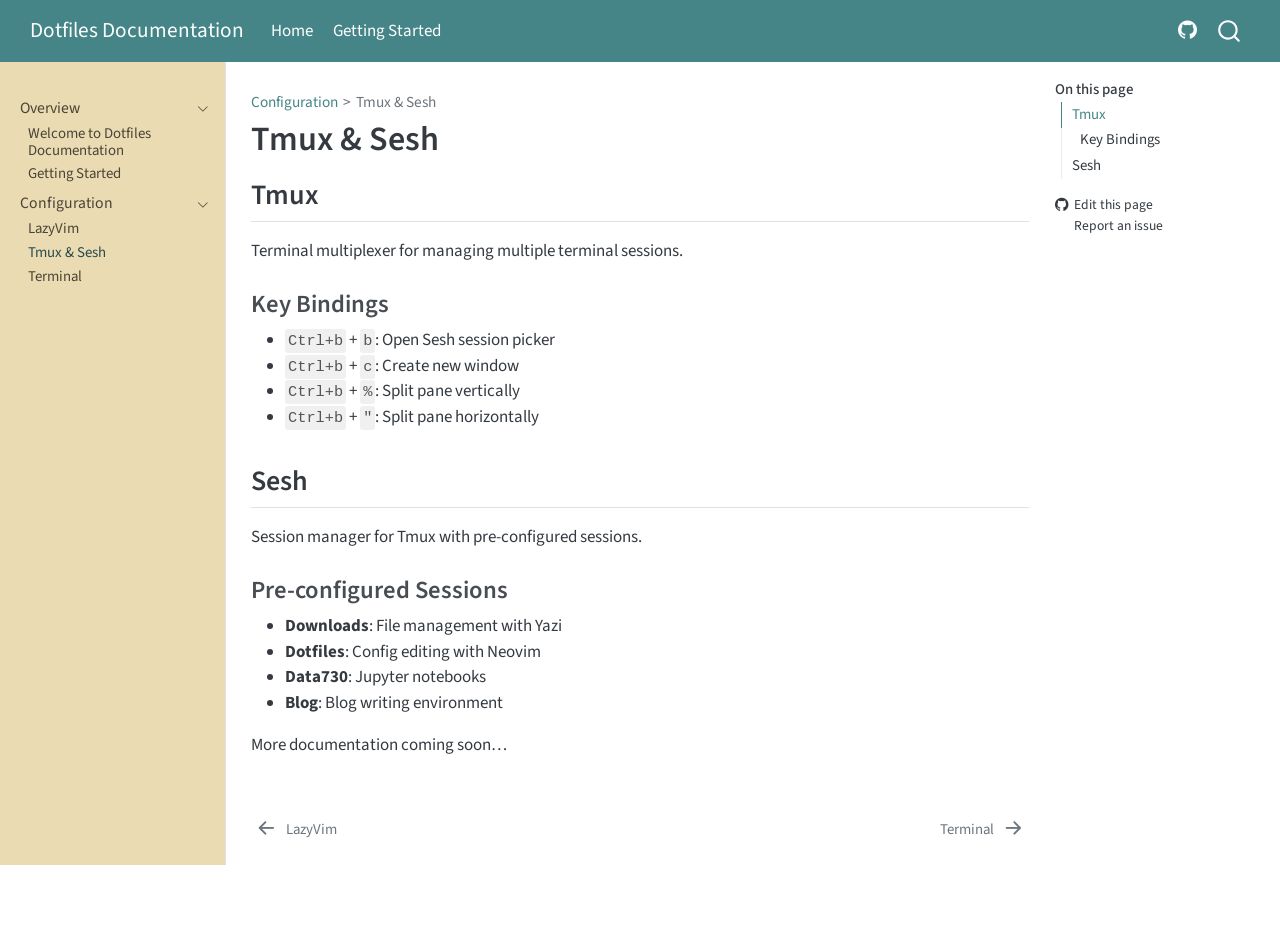
<file: tmux-sesh.html>
<!DOCTYPE html>
<html xmlns="http://www.w3.org/1999/xhtml" lang="en" xml:lang="en"><head>

<meta charset="utf-8">
<meta name="generator" content="quarto-1.7.31">

<meta name="viewport" content="width=device-width, initial-scale=1.0, user-scalable=yes">


<title>Tmux &amp; Sesh – Dotfiles Documentation</title>
<style>
code{white-space: pre-wrap;}
span.smallcaps{font-variant: small-caps;}
div.columns{display: flex; gap: min(4vw, 1.5em);}
div.column{flex: auto; overflow-x: auto;}
div.hanging-indent{margin-left: 1.5em; text-indent: -1.5em;}
ul.task-list{list-style: none;}
ul.task-list li input[type="checkbox"] {
  width: 0.8em;
  margin: 0 0.8em 0.2em -1em; /* quarto-specific, see https://github.com/quarto-dev/quarto-cli/issues/4556 */ 
  vertical-align: middle;
}
</style>


<script src="site_libs/quarto-nav/quarto-nav.js"></script>
<script src="site_libs/quarto-nav/headroom.min.js"></script>
<script src="site_libs/clipboard/clipboard.min.js"></script>
<script src="site_libs/quarto-search/autocomplete.umd.js"></script>
<script src="site_libs/quarto-search/fuse.min.js"></script>
<script src="site_libs/quarto-search/quarto-search.js"></script>
<meta name="quarto:offset" content="./">
<link href="./terminal.html" rel="next">
<link href="./lazyvim.html" rel="prev">
<script src="site_libs/quarto-html/quarto.js" type="module"></script>
<script src="site_libs/quarto-html/tabsets/tabsets.js" type="module"></script>
<script src="site_libs/quarto-html/popper.min.js"></script>
<script src="site_libs/quarto-html/tippy.umd.min.js"></script>
<script src="site_libs/quarto-html/anchor.min.js"></script>
<link href="site_libs/quarto-html/tippy.css" rel="stylesheet">
<link href="site_libs/quarto-html/quarto-syntax-highlighting-ec59717222d4d18488216d07f8bb4c3b.css" rel="stylesheet" id="quarto-text-highlighting-styles">
<script src="site_libs/bootstrap/bootstrap.min.js"></script>
<link href="site_libs/bootstrap/bootstrap-icons.css" rel="stylesheet">
<link href="site_libs/bootstrap/bootstrap-20985fdab9681d03f0a4b4f3f8302f14.min.css" rel="stylesheet" append-hash="true" id="quarto-bootstrap" data-mode="light">
<script id="quarto-search-options" type="application/json">{
  "location": "navbar",
  "copy-button": false,
  "collapse-after": 3,
  "panel-placement": "end",
  "type": "overlay",
  "limit": 50,
  "keyboard-shortcut": [
    "f",
    "/",
    "s"
  ],
  "show-item-context": false,
  "language": {
    "search-no-results-text": "No results",
    "search-matching-documents-text": "matching documents",
    "search-copy-link-title": "Copy link to search",
    "search-hide-matches-text": "Hide additional matches",
    "search-more-match-text": "more match in this document",
    "search-more-matches-text": "more matches in this document",
    "search-clear-button-title": "Clear",
    "search-text-placeholder": "",
    "search-detached-cancel-button-title": "Cancel",
    "search-submit-button-title": "Submit",
    "search-label": "Search"
  }
}</script>


<link rel="stylesheet" href="styles.css">
</head>

<body class="nav-sidebar docked nav-fixed quarto-light">

<div id="quarto-search-results"></div>
  <header id="quarto-header" class="headroom fixed-top">
    <nav class="navbar navbar-expand-lg " data-bs-theme="dark">
      <div class="navbar-container container-fluid">
      <div class="navbar-brand-container mx-auto">
    <a class="navbar-brand" href="./index.html">
    <span class="navbar-title">Dotfiles Documentation</span>
    </a>
  </div>
            <div id="quarto-search" class="" title="Search"></div>
          <button class="navbar-toggler" type="button" data-bs-toggle="collapse" data-bs-target="#navbarCollapse" aria-controls="navbarCollapse" role="menu" aria-expanded="false" aria-label="Toggle navigation" onclick="if (window.quartoToggleHeadroom) { window.quartoToggleHeadroom(); }">
  <span class="navbar-toggler-icon"></span>
</button>
          <div class="collapse navbar-collapse" id="navbarCollapse">
            <ul class="navbar-nav navbar-nav-scroll me-auto">
  <li class="nav-item">
    <a class="nav-link active" href="./index.html" aria-current="page"> 
<span class="menu-text">Home</span></a>
  </li>  
  <li class="nav-item">
    <a class="nav-link" href="./getting-started.html"> 
<span class="menu-text">Getting Started</span></a>
  </li>  
</ul>
            <ul class="navbar-nav navbar-nav-scroll ms-auto">
  <li class="nav-item compact">
    <a class="nav-link" href="https://github.com/chuckpr/dotfiles"> <i class="bi bi-github" role="img" aria-label="GitHub">
</i> 
<span class="menu-text"></span></a>
  </li>  
</ul>
          </div> <!-- /navcollapse -->
            <div class="quarto-navbar-tools">
</div>
      </div> <!-- /container-fluid -->
    </nav>
  <nav class="quarto-secondary-nav">
    <div class="container-fluid d-flex">
      <button type="button" class="quarto-btn-toggle btn" data-bs-toggle="collapse" role="button" data-bs-target=".quarto-sidebar-collapse-item" aria-controls="quarto-sidebar" aria-expanded="false" aria-label="Toggle sidebar navigation" onclick="if (window.quartoToggleHeadroom) { window.quartoToggleHeadroom(); }">
        <i class="bi bi-layout-text-sidebar-reverse"></i>
      </button>
        <nav class="quarto-page-breadcrumbs" aria-label="breadcrumb"><ol class="breadcrumb"><li class="breadcrumb-item"><a href="./lazyvim.html">Configuration</a></li><li class="breadcrumb-item"><a href="./tmux-sesh.html">Tmux &amp; Sesh</a></li></ol></nav>
        <a class="flex-grow-1" role="navigation" data-bs-toggle="collapse" data-bs-target=".quarto-sidebar-collapse-item" aria-controls="quarto-sidebar" aria-expanded="false" aria-label="Toggle sidebar navigation" onclick="if (window.quartoToggleHeadroom) { window.quartoToggleHeadroom(); }">      
        </a>
    </div>
  </nav>
</header>
<!-- content -->
<div id="quarto-content" class="quarto-container page-columns page-rows-contents page-layout-article page-navbar">
<!-- sidebar -->
  <nav id="quarto-sidebar" class="sidebar collapse collapse-horizontal quarto-sidebar-collapse-item sidebar-navigation docked overflow-auto">
    <div class="sidebar-menu-container"> 
    <ul class="list-unstyled mt-1">
        <li class="sidebar-item sidebar-item-section">
      <div class="sidebar-item-container"> 
            <a class="sidebar-item-text sidebar-link text-start" data-bs-toggle="collapse" data-bs-target="#quarto-sidebar-section-1" role="navigation" aria-expanded="true">
 <span class="menu-text">Overview</span></a>
          <a class="sidebar-item-toggle text-start" data-bs-toggle="collapse" data-bs-target="#quarto-sidebar-section-1" role="navigation" aria-expanded="true" aria-label="Toggle section">
            <i class="bi bi-chevron-right ms-2"></i>
          </a> 
      </div>
      <ul id="quarto-sidebar-section-1" class="collapse list-unstyled sidebar-section depth1 show">  
          <li class="sidebar-item">
  <div class="sidebar-item-container"> 
  <a href="./index.html" class="sidebar-item-text sidebar-link">
 <span class="menu-text">Welcome to Dotfiles Documentation</span></a>
  </div>
</li>
          <li class="sidebar-item">
  <div class="sidebar-item-container"> 
  <a href="./getting-started.html" class="sidebar-item-text sidebar-link">
 <span class="menu-text">Getting Started</span></a>
  </div>
</li>
      </ul>
  </li>
        <li class="sidebar-item sidebar-item-section">
      <div class="sidebar-item-container"> 
            <a class="sidebar-item-text sidebar-link text-start" data-bs-toggle="collapse" data-bs-target="#quarto-sidebar-section-2" role="navigation" aria-expanded="true">
 <span class="menu-text">Configuration</span></a>
          <a class="sidebar-item-toggle text-start" data-bs-toggle="collapse" data-bs-target="#quarto-sidebar-section-2" role="navigation" aria-expanded="true" aria-label="Toggle section">
            <i class="bi bi-chevron-right ms-2"></i>
          </a> 
      </div>
      <ul id="quarto-sidebar-section-2" class="collapse list-unstyled sidebar-section depth1 show">  
          <li class="sidebar-item">
  <div class="sidebar-item-container"> 
  <a href="./lazyvim.html" class="sidebar-item-text sidebar-link">
 <span class="menu-text">LazyVim</span></a>
  </div>
</li>
          <li class="sidebar-item">
  <div class="sidebar-item-container"> 
  <a href="./tmux-sesh.html" class="sidebar-item-text sidebar-link active">
 <span class="menu-text">Tmux &amp; Sesh</span></a>
  </div>
</li>
          <li class="sidebar-item">
  <div class="sidebar-item-container"> 
  <a href="./terminal.html" class="sidebar-item-text sidebar-link">
 <span class="menu-text">Terminal</span></a>
  </div>
</li>
      </ul>
  </li>
    </ul>
    </div>
</nav>
<div id="quarto-sidebar-glass" class="quarto-sidebar-collapse-item" data-bs-toggle="collapse" data-bs-target=".quarto-sidebar-collapse-item"></div>
<!-- margin-sidebar -->
    <div id="quarto-margin-sidebar" class="sidebar margin-sidebar">
        <nav id="TOC" role="doc-toc" class="toc-active">
    <h2 id="toc-title">On this page</h2>
   
  <ul>
  <li><a href="#tmux" id="toc-tmux" class="nav-link active" data-scroll-target="#tmux">Tmux</a>
  <ul class="collapse">
  <li><a href="#key-bindings" id="toc-key-bindings" class="nav-link" data-scroll-target="#key-bindings">Key Bindings</a></li>
  </ul></li>
  <li><a href="#sesh" id="toc-sesh" class="nav-link" data-scroll-target="#sesh">Sesh</a>
  <ul class="collapse">
  <li><a href="#pre-configured-sessions" id="toc-pre-configured-sessions" class="nav-link" data-scroll-target="#pre-configured-sessions">Pre-configured Sessions</a></li>
  </ul></li>
  </ul>
<div class="toc-actions"><ul><li><a href="https://github.com/chuckpr/dotfiles/edit/main/tmux-sesh.qmd" class="toc-action"><i class="bi bi-github"></i>Edit this page</a></li><li><a href="https://github.com/chuckpr/dotfiles/issues/new" class="toc-action"><i class="bi empty"></i>Report an issue</a></li></ul></div></nav>
    </div>
<!-- main -->
<main class="content" id="quarto-document-content">

<header id="title-block-header" class="quarto-title-block default"><nav class="quarto-page-breadcrumbs quarto-title-breadcrumbs d-none d-lg-block" aria-label="breadcrumb"><ol class="breadcrumb"><li class="breadcrumb-item"><a href="./lazyvim.html">Configuration</a></li><li class="breadcrumb-item"><a href="./tmux-sesh.html">Tmux &amp; Sesh</a></li></ol></nav>
<div class="quarto-title">
<h1 class="title">Tmux &amp; Sesh</h1>
</div>



<div class="quarto-title-meta">

    
  
    
  </div>
  


</header>


<section id="tmux" class="level2">
<h2 class="anchored" data-anchor-id="tmux">Tmux</h2>
<p>Terminal multiplexer for managing multiple terminal sessions.</p>
<section id="key-bindings" class="level3">
<h3 class="anchored" data-anchor-id="key-bindings">Key Bindings</h3>
<ul>
<li><code>Ctrl+b</code> + <code>b</code>: Open Sesh session picker</li>
<li><code>Ctrl+b</code> + <code>c</code>: Create new window</li>
<li><code>Ctrl+b</code> + <code>%</code>: Split pane vertically</li>
<li><code>Ctrl+b</code> + <code>"</code>: Split pane horizontally</li>
</ul>
</section>
</section>
<section id="sesh" class="level2">
<h2 class="anchored" data-anchor-id="sesh">Sesh</h2>
<p>Session manager for Tmux with pre-configured sessions.</p>
<section id="pre-configured-sessions" class="level3">
<h3 class="anchored" data-anchor-id="pre-configured-sessions">Pre-configured Sessions</h3>
<ul>
<li><strong>Downloads</strong>: File management with Yazi</li>
<li><strong>Dotfiles</strong>: Config editing with Neovim</li>
<li><strong>Data730</strong>: Jupyter notebooks</li>
<li><strong>Blog</strong>: Blog writing environment</li>
</ul>
<p>More documentation coming soon…</p>


</section>
</section>

</main> <!-- /main -->
<script id="quarto-html-after-body" type="application/javascript">
  window.document.addEventListener("DOMContentLoaded", function (event) {
    const icon = "";
    const anchorJS = new window.AnchorJS();
    anchorJS.options = {
      placement: 'right',
      icon: icon
    };
    anchorJS.add('.anchored');
    const isCodeAnnotation = (el) => {
      for (const clz of el.classList) {
        if (clz.startsWith('code-annotation-')) {                     
          return true;
        }
      }
      return false;
    }
    const onCopySuccess = function(e) {
      // button target
      const button = e.trigger;
      // don't keep focus
      button.blur();
      // flash "checked"
      button.classList.add('code-copy-button-checked');
      var currentTitle = button.getAttribute("title");
      button.setAttribute("title", "Copied!");
      let tooltip;
      if (window.bootstrap) {
        button.setAttribute("data-bs-toggle", "tooltip");
        button.setAttribute("data-bs-placement", "left");
        button.setAttribute("data-bs-title", "Copied!");
        tooltip = new bootstrap.Tooltip(button, 
          { trigger: "manual", 
            customClass: "code-copy-button-tooltip",
            offset: [0, -8]});
        tooltip.show();    
      }
      setTimeout(function() {
        if (tooltip) {
          tooltip.hide();
          button.removeAttribute("data-bs-title");
          button.removeAttribute("data-bs-toggle");
          button.removeAttribute("data-bs-placement");
        }
        button.setAttribute("title", currentTitle);
        button.classList.remove('code-copy-button-checked');
      }, 1000);
      // clear code selection
      e.clearSelection();
    }
    const getTextToCopy = function(trigger) {
        const codeEl = trigger.previousElementSibling.cloneNode(true);
        for (const childEl of codeEl.children) {
          if (isCodeAnnotation(childEl)) {
            childEl.remove();
          }
        }
        return codeEl.innerText;
    }
    const clipboard = new window.ClipboardJS('.code-copy-button:not([data-in-quarto-modal])', {
      text: getTextToCopy
    });
    clipboard.on('success', onCopySuccess);
    if (window.document.getElementById('quarto-embedded-source-code-modal')) {
      const clipboardModal = new window.ClipboardJS('.code-copy-button[data-in-quarto-modal]', {
        text: getTextToCopy,
        container: window.document.getElementById('quarto-embedded-source-code-modal')
      });
      clipboardModal.on('success', onCopySuccess);
    }
      var localhostRegex = new RegExp(/^(?:http|https):\/\/localhost\:?[0-9]*\//);
      var mailtoRegex = new RegExp(/^mailto:/);
        var filterRegex = new RegExp("https:\/\/chuckpr\.github\.io\/dotfiles");
      var isInternal = (href) => {
          return filterRegex.test(href) || localhostRegex.test(href) || mailtoRegex.test(href);
      }
      // Inspect non-navigation links and adorn them if external
     var links = window.document.querySelectorAll('a[href]:not(.nav-link):not(.navbar-brand):not(.toc-action):not(.sidebar-link):not(.sidebar-item-toggle):not(.pagination-link):not(.no-external):not([aria-hidden]):not(.dropdown-item):not(.quarto-navigation-tool):not(.about-link)');
      for (var i=0; i<links.length; i++) {
        const link = links[i];
        if (!isInternal(link.href)) {
          // undo the damage that might have been done by quarto-nav.js in the case of
          // links that we want to consider external
          if (link.dataset.originalHref !== undefined) {
            link.href = link.dataset.originalHref;
          }
        }
      }
    function tippyHover(el, contentFn, onTriggerFn, onUntriggerFn) {
      const config = {
        allowHTML: true,
        maxWidth: 500,
        delay: 100,
        arrow: false,
        appendTo: function(el) {
            return el.parentElement;
        },
        interactive: true,
        interactiveBorder: 10,
        theme: 'quarto',
        placement: 'bottom-start',
      };
      if (contentFn) {
        config.content = contentFn;
      }
      if (onTriggerFn) {
        config.onTrigger = onTriggerFn;
      }
      if (onUntriggerFn) {
        config.onUntrigger = onUntriggerFn;
      }
      window.tippy(el, config); 
    }
    const noterefs = window.document.querySelectorAll('a[role="doc-noteref"]');
    for (var i=0; i<noterefs.length; i++) {
      const ref = noterefs[i];
      tippyHover(ref, function() {
        // use id or data attribute instead here
        let href = ref.getAttribute('data-footnote-href') || ref.getAttribute('href');
        try { href = new URL(href).hash; } catch {}
        const id = href.replace(/^#\/?/, "");
        const note = window.document.getElementById(id);
        if (note) {
          return note.innerHTML;
        } else {
          return "";
        }
      });
    }
    const xrefs = window.document.querySelectorAll('a.quarto-xref');
    const processXRef = (id, note) => {
      // Strip column container classes
      const stripColumnClz = (el) => {
        el.classList.remove("page-full", "page-columns");
        if (el.children) {
          for (const child of el.children) {
            stripColumnClz(child);
          }
        }
      }
      stripColumnClz(note)
      if (id === null || id.startsWith('sec-')) {
        // Special case sections, only their first couple elements
        const container = document.createElement("div");
        if (note.children && note.children.length > 2) {
          container.appendChild(note.children[0].cloneNode(true));
          for (let i = 1; i < note.children.length; i++) {
            const child = note.children[i];
            if (child.tagName === "P" && child.innerText === "") {
              continue;
            } else {
              container.appendChild(child.cloneNode(true));
              break;
            }
          }
          if (window.Quarto?.typesetMath) {
            window.Quarto.typesetMath(container);
          }
          return container.innerHTML
        } else {
          if (window.Quarto?.typesetMath) {
            window.Quarto.typesetMath(note);
          }
          return note.innerHTML;
        }
      } else {
        // Remove any anchor links if they are present
        const anchorLink = note.querySelector('a.anchorjs-link');
        if (anchorLink) {
          anchorLink.remove();
        }
        if (window.Quarto?.typesetMath) {
          window.Quarto.typesetMath(note);
        }
        if (note.classList.contains("callout")) {
          return note.outerHTML;
        } else {
          return note.innerHTML;
        }
      }
    }
    for (var i=0; i<xrefs.length; i++) {
      const xref = xrefs[i];
      tippyHover(xref, undefined, function(instance) {
        instance.disable();
        let url = xref.getAttribute('href');
        let hash = undefined; 
        if (url.startsWith('#')) {
          hash = url;
        } else {
          try { hash = new URL(url).hash; } catch {}
        }
        if (hash) {
          const id = hash.replace(/^#\/?/, "");
          const note = window.document.getElementById(id);
          if (note !== null) {
            try {
              const html = processXRef(id, note.cloneNode(true));
              instance.setContent(html);
            } finally {
              instance.enable();
              instance.show();
            }
          } else {
            // See if we can fetch this
            fetch(url.split('#')[0])
            .then(res => res.text())
            .then(html => {
              const parser = new DOMParser();
              const htmlDoc = parser.parseFromString(html, "text/html");
              const note = htmlDoc.getElementById(id);
              if (note !== null) {
                const html = processXRef(id, note);
                instance.setContent(html);
              } 
            }).finally(() => {
              instance.enable();
              instance.show();
            });
          }
        } else {
          // See if we can fetch a full url (with no hash to target)
          // This is a special case and we should probably do some content thinning / targeting
          fetch(url)
          .then(res => res.text())
          .then(html => {
            const parser = new DOMParser();
            const htmlDoc = parser.parseFromString(html, "text/html");
            const note = htmlDoc.querySelector('main.content');
            if (note !== null) {
              // This should only happen for chapter cross references
              // (since there is no id in the URL)
              // remove the first header
              if (note.children.length > 0 && note.children[0].tagName === "HEADER") {
                note.children[0].remove();
              }
              const html = processXRef(null, note);
              instance.setContent(html);
            } 
          }).finally(() => {
            instance.enable();
            instance.show();
          });
        }
      }, function(instance) {
      });
    }
        let selectedAnnoteEl;
        const selectorForAnnotation = ( cell, annotation) => {
          let cellAttr = 'data-code-cell="' + cell + '"';
          let lineAttr = 'data-code-annotation="' +  annotation + '"';
          const selector = 'span[' + cellAttr + '][' + lineAttr + ']';
          return selector;
        }
        const selectCodeLines = (annoteEl) => {
          const doc = window.document;
          const targetCell = annoteEl.getAttribute("data-target-cell");
          const targetAnnotation = annoteEl.getAttribute("data-target-annotation");
          const annoteSpan = window.document.querySelector(selectorForAnnotation(targetCell, targetAnnotation));
          const lines = annoteSpan.getAttribute("data-code-lines").split(",");
          const lineIds = lines.map((line) => {
            return targetCell + "-" + line;
          })
          let top = null;
          let height = null;
          let parent = null;
          if (lineIds.length > 0) {
              //compute the position of the single el (top and bottom and make a div)
              const el = window.document.getElementById(lineIds[0]);
              top = el.offsetTop;
              height = el.offsetHeight;
              parent = el.parentElement.parentElement;
            if (lineIds.length > 1) {
              const lastEl = window.document.getElementById(lineIds[lineIds.length - 1]);
              const bottom = lastEl.offsetTop + lastEl.offsetHeight;
              height = bottom - top;
            }
            if (top !== null && height !== null && parent !== null) {
              // cook up a div (if necessary) and position it 
              let div = window.document.getElementById("code-annotation-line-highlight");
              if (div === null) {
                div = window.document.createElement("div");
                div.setAttribute("id", "code-annotation-line-highlight");
                div.style.position = 'absolute';
                parent.appendChild(div);
              }
              div.style.top = top - 2 + "px";
              div.style.height = height + 4 + "px";
              div.style.left = 0;
              let gutterDiv = window.document.getElementById("code-annotation-line-highlight-gutter");
              if (gutterDiv === null) {
                gutterDiv = window.document.createElement("div");
                gutterDiv.setAttribute("id", "code-annotation-line-highlight-gutter");
                gutterDiv.style.position = 'absolute';
                const codeCell = window.document.getElementById(targetCell);
                const gutter = codeCell.querySelector('.code-annotation-gutter');
                gutter.appendChild(gutterDiv);
              }
              gutterDiv.style.top = top - 2 + "px";
              gutterDiv.style.height = height + 4 + "px";
            }
            selectedAnnoteEl = annoteEl;
          }
        };
        const unselectCodeLines = () => {
          const elementsIds = ["code-annotation-line-highlight", "code-annotation-line-highlight-gutter"];
          elementsIds.forEach((elId) => {
            const div = window.document.getElementById(elId);
            if (div) {
              div.remove();
            }
          });
          selectedAnnoteEl = undefined;
        };
          // Handle positioning of the toggle
      window.addEventListener(
        "resize",
        throttle(() => {
          elRect = undefined;
          if (selectedAnnoteEl) {
            selectCodeLines(selectedAnnoteEl);
          }
        }, 10)
      );
      function throttle(fn, ms) {
      let throttle = false;
      let timer;
        return (...args) => {
          if(!throttle) { // first call gets through
              fn.apply(this, args);
              throttle = true;
          } else { // all the others get throttled
              if(timer) clearTimeout(timer); // cancel #2
              timer = setTimeout(() => {
                fn.apply(this, args);
                timer = throttle = false;
              }, ms);
          }
        };
      }
        // Attach click handler to the DT
        const annoteDls = window.document.querySelectorAll('dt[data-target-cell]');
        for (const annoteDlNode of annoteDls) {
          annoteDlNode.addEventListener('click', (event) => {
            const clickedEl = event.target;
            if (clickedEl !== selectedAnnoteEl) {
              unselectCodeLines();
              const activeEl = window.document.querySelector('dt[data-target-cell].code-annotation-active');
              if (activeEl) {
                activeEl.classList.remove('code-annotation-active');
              }
              selectCodeLines(clickedEl);
              clickedEl.classList.add('code-annotation-active');
            } else {
              // Unselect the line
              unselectCodeLines();
              clickedEl.classList.remove('code-annotation-active');
            }
          });
        }
    const findCites = (el) => {
      const parentEl = el.parentElement;
      if (parentEl) {
        const cites = parentEl.dataset.cites;
        if (cites) {
          return {
            el,
            cites: cites.split(' ')
          };
        } else {
          return findCites(el.parentElement)
        }
      } else {
        return undefined;
      }
    };
    var bibliorefs = window.document.querySelectorAll('a[role="doc-biblioref"]');
    for (var i=0; i<bibliorefs.length; i++) {
      const ref = bibliorefs[i];
      const citeInfo = findCites(ref);
      if (citeInfo) {
        tippyHover(citeInfo.el, function() {
          var popup = window.document.createElement('div');
          citeInfo.cites.forEach(function(cite) {
            var citeDiv = window.document.createElement('div');
            citeDiv.classList.add('hanging-indent');
            citeDiv.classList.add('csl-entry');
            var biblioDiv = window.document.getElementById('ref-' + cite);
            if (biblioDiv) {
              citeDiv.innerHTML = biblioDiv.innerHTML;
            }
            popup.appendChild(citeDiv);
          });
          return popup.innerHTML;
        });
      }
    }
  });
  </script>
<nav class="page-navigation">
  <div class="nav-page nav-page-previous">
      <a href="./lazyvim.html" class="pagination-link" aria-label="LazyVim">
        <i class="bi bi-arrow-left-short"></i> <span class="nav-page-text">LazyVim</span>
      </a>          
  </div>
  <div class="nav-page nav-page-next">
      <a href="./terminal.html" class="pagination-link" aria-label="Terminal">
        <span class="nav-page-text">Terminal</span> <i class="bi bi-arrow-right-short"></i>
      </a>
  </div>
</nav>
</div> <!-- /content -->




<footer class="footer"><div class="nav-footer"><div class="nav-footer-center"><div class="toc-actions d-sm-block d-md-none"><ul><li><a href="https://github.com/chuckpr/dotfiles/edit/main/tmux-sesh.qmd" class="toc-action"><i class="bi bi-github"></i>Edit this page</a></li><li><a href="https://github.com/chuckpr/dotfiles/issues/new" class="toc-action"><i class="bi empty"></i>Report an issue</a></li></ul></div></div></div></footer></body></html>
</file>
<file: site_libs/quarto-html/tippy.css>
.tippy-box[data-animation=fade][data-state=hidden]{opacity:0}[data-tippy-root]{max-width:calc(100vw - 10px)}.tippy-box{position:relative;background-color:#333;color:#fff;border-radius:4px;font-size:14px;line-height:1.4;white-space:normal;outline:0;transition-property:transform,visibility,opacity}.tippy-box[data-placement^=top]>.tippy-arrow{bottom:0}.tippy-box[data-placement^=top]>.tippy-arrow:before{bottom:-7px;left:0;border-width:8px 8px 0;border-top-color:initial;transform-origin:center top}.tippy-box[data-placement^=bottom]>.tippy-arrow{top:0}.tippy-box[data-placement^=bottom]>.tippy-arrow:before{top:-7px;left:0;border-width:0 8px 8px;border-bottom-color:initial;transform-origin:center bottom}.tippy-box[data-placement^=left]>.tippy-arrow{right:0}.tippy-box[data-placement^=left]>.tippy-arrow:before{border-width:8px 0 8px 8px;border-left-color:initial;right:-7px;transform-origin:center left}.tippy-box[data-placement^=right]>.tippy-arrow{left:0}.tippy-box[data-placement^=right]>.tippy-arrow:before{left:-7px;border-width:8px 8px 8px 0;border-right-color:initial;transform-origin:center right}.tippy-box[data-inertia][data-state=visible]{transition-timing-function:cubic-bezier(.54,1.5,.38,1.11)}.tippy-arrow{width:16px;height:16px;color:#333}.tippy-arrow:before{content:"";position:absolute;border-color:transparent;border-style:solid}.tippy-content{position:relative;padding:5px 9px;z-index:1}
</file>
<file: site_libs/quarto-html/quarto-syntax-highlighting-ec59717222d4d18488216d07f8bb4c3b.css>
/* quarto syntax highlight colors */
:root {
  --quarto-hl-kw-color: #ebdbb2;
  --quarto-hl-fu-color: #689d6a;
  --quarto-hl-va-color: #458588;
  --quarto-hl-cf-color: #cc241d;
  --quarto-hl-op-color: #ebdbb2;
  --quarto-hl-bu-color: #d65d0e;
  --quarto-hl-ex-color: #689d6a;
  --quarto-hl-pp-color: #d65d0e;
  --quarto-hl-at-color: #d79921;
  --quarto-hl-ch-color: #b16286;
  --quarto-hl-sc-color: #b16286;
  --quarto-hl-st-color: #98971a;
  --quarto-hl-vs-color: #98971a;
  --quarto-hl-ss-color: #98971a;
  --quarto-hl-im-color: #689d6a;
  --quarto-hl-dt-color: #d79921;
  --quarto-hl-dv-color: #f67400;
  --quarto-hl-bn-color: #f67400;
  --quarto-hl-fl-color: #f67400;
  --quarto-hl-cn-color: #b16286;
  --quarto-hl-co-color: #928374;
  --quarto-hl-do-color: #98971a;
  --quarto-hl-an-color: #98971a;
  --quarto-hl-cv-color: #928374;
  --quarto-hl-re-color: #928374;
  --quarto-hl-in-color: #282828;
  --quarto-hl-wa-color: #282828;
  --quarto-hl-al-color: #282828;
  --quarto-hl-er-color: #cc241d;
}

/* other quarto variables */
:root {
  --quarto-font-monospace: SFMono-Regular, Menlo, Monaco, Consolas, "Liberation Mono", "Courier New", monospace;
}

/* syntax highlight based on Pandoc's rules */
pre > code.sourceCode > span {
  color: #ebdbb2;
  font-style: inherit;
}

code.sourceCode > span {
  color: #ebdbb2;
  font-style: inherit;
}

div.sourceCode,
div.sourceCode pre.sourceCode {
  color: #ebdbb2;
  font-style: inherit;
}

/* Normal */
code span {
  color: #ebdbb2;
  font-style: inherit;
}

/* Alert */
code span.al {
  color: #282828;
  background-color: #cc241d;
  font-weight: bold;
}

/* Annotation */
code span.an {
  color: #98971a;
}

/* Attribute */
code span.at {
  color: #d79921;
}

/* BaseN */
code span.bn {
  color: #f67400;
}

/* BuiltIn */
code span.bu {
  color: #d65d0e;
}

/* ControlFlow */
code span.cf {
  color: #cc241d;
  font-weight: bold;
}

/* Char */
code span.ch {
  color: #b16286;
}

/* Constant */
code span.cn {
  color: #b16286;
  font-weight: bold;
}

/* Comment */
code span.co {
  color: #928374;
}

/* CommentVar */
code span.cv {
  color: #928374;
}

/* Documentation */
code span.do {
  color: #98971a;
}

/* DataType */
code span.dt {
  color: #d79921;
}

/* DecVal */
code span.dv {
  color: #f67400;
}

/* Error */
code span.er {
  color: #cc241d;
  text-decoration: underline;
}

/* Extension */
code span.ex {
  color: #689d6a;
  font-weight: bold;
}

/* Float */
code span.fl {
  color: #f67400;
}

/* Function */
code span.fu {
  color: #689d6a;
}

/* Import */
code span.im {
  color: #689d6a;
}

/* Information */
code span.in {
  color: #282828;
  background-color: #83a598;
}

/* Keyword */
code span.kw {
  color: #ebdbb2;
  font-weight: bold;
}

/* Operator */
code span.op {
  color: #ebdbb2;
}

/* Preprocessor */
code span.pp {
  color: #d65d0e;
}

/* RegionMarker */
code span.re {
  color: #928374;
  background-color: #1d2021;
}

/* SpecialChar */
code span.sc {
  color: #b16286;
}

/* SpecialString */
code span.ss {
  color: #98971a;
}

/* String */
code span.st {
  color: #98971a;
}

/* Variable */
code span.va {
  color: #458588;
}

/* VerbatimString */
code span.vs {
  color: #98971a;
}

/* Warning */
code span.wa {
  color: #282828;
  background-color: #fabd2f;
}

.prevent-inlining {
  content: "</";
}

/*# sourceMappingURL=0e9157e68ecc6b9bd53b4f0439c0f31a.css.map */
</file>
<file: styles.css>
/* Custom CSS for dotfiles documentation */

/* Let Quarto's gruvbox-dark theme handle code highlighting */

/* Subtle inline code styling — override Bootstrap's purple --bs-code-color */
:not(pre) > code {
  --bs-code-color: #555;
  background-color: #f0f0f0 !important;
  color: #555;
  padding: 0.1em 0.3em;
  border-radius: 3px;
  font-size: 0.9em;
  border: none;
}
</file>
